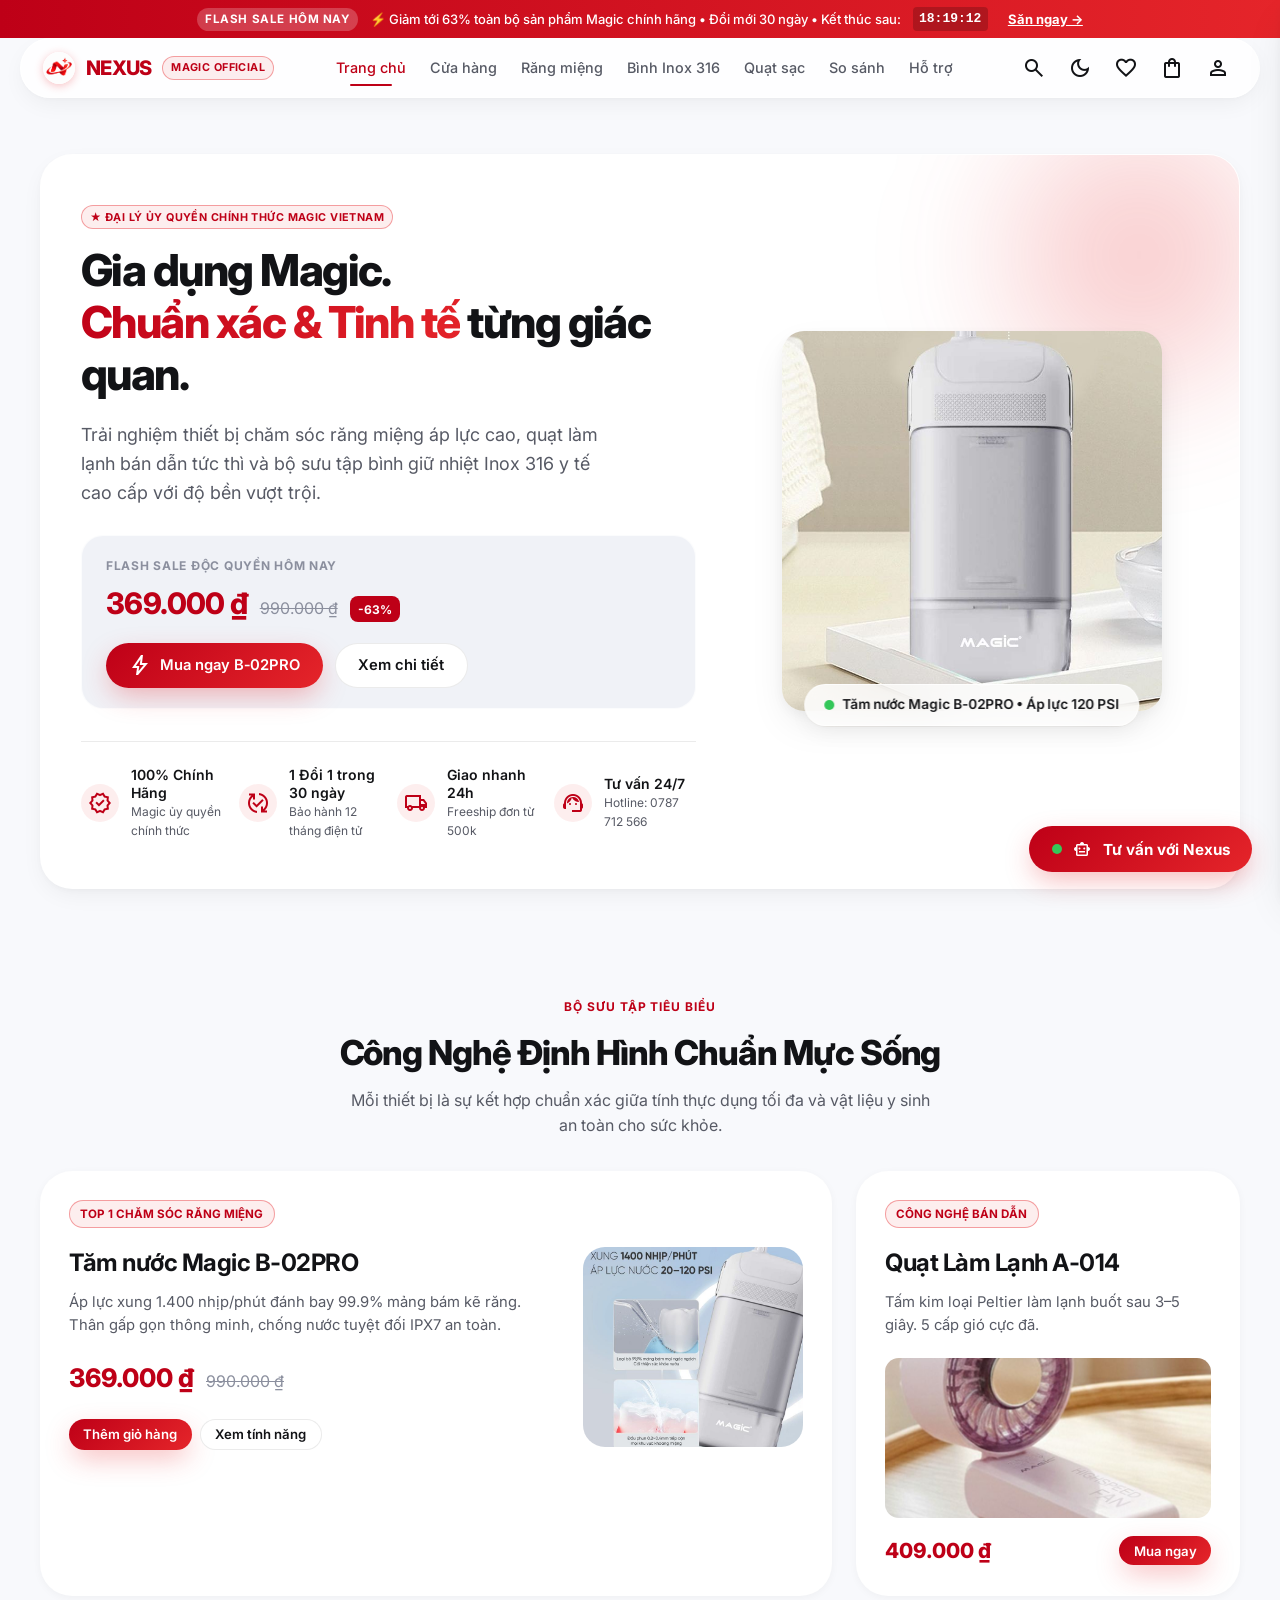
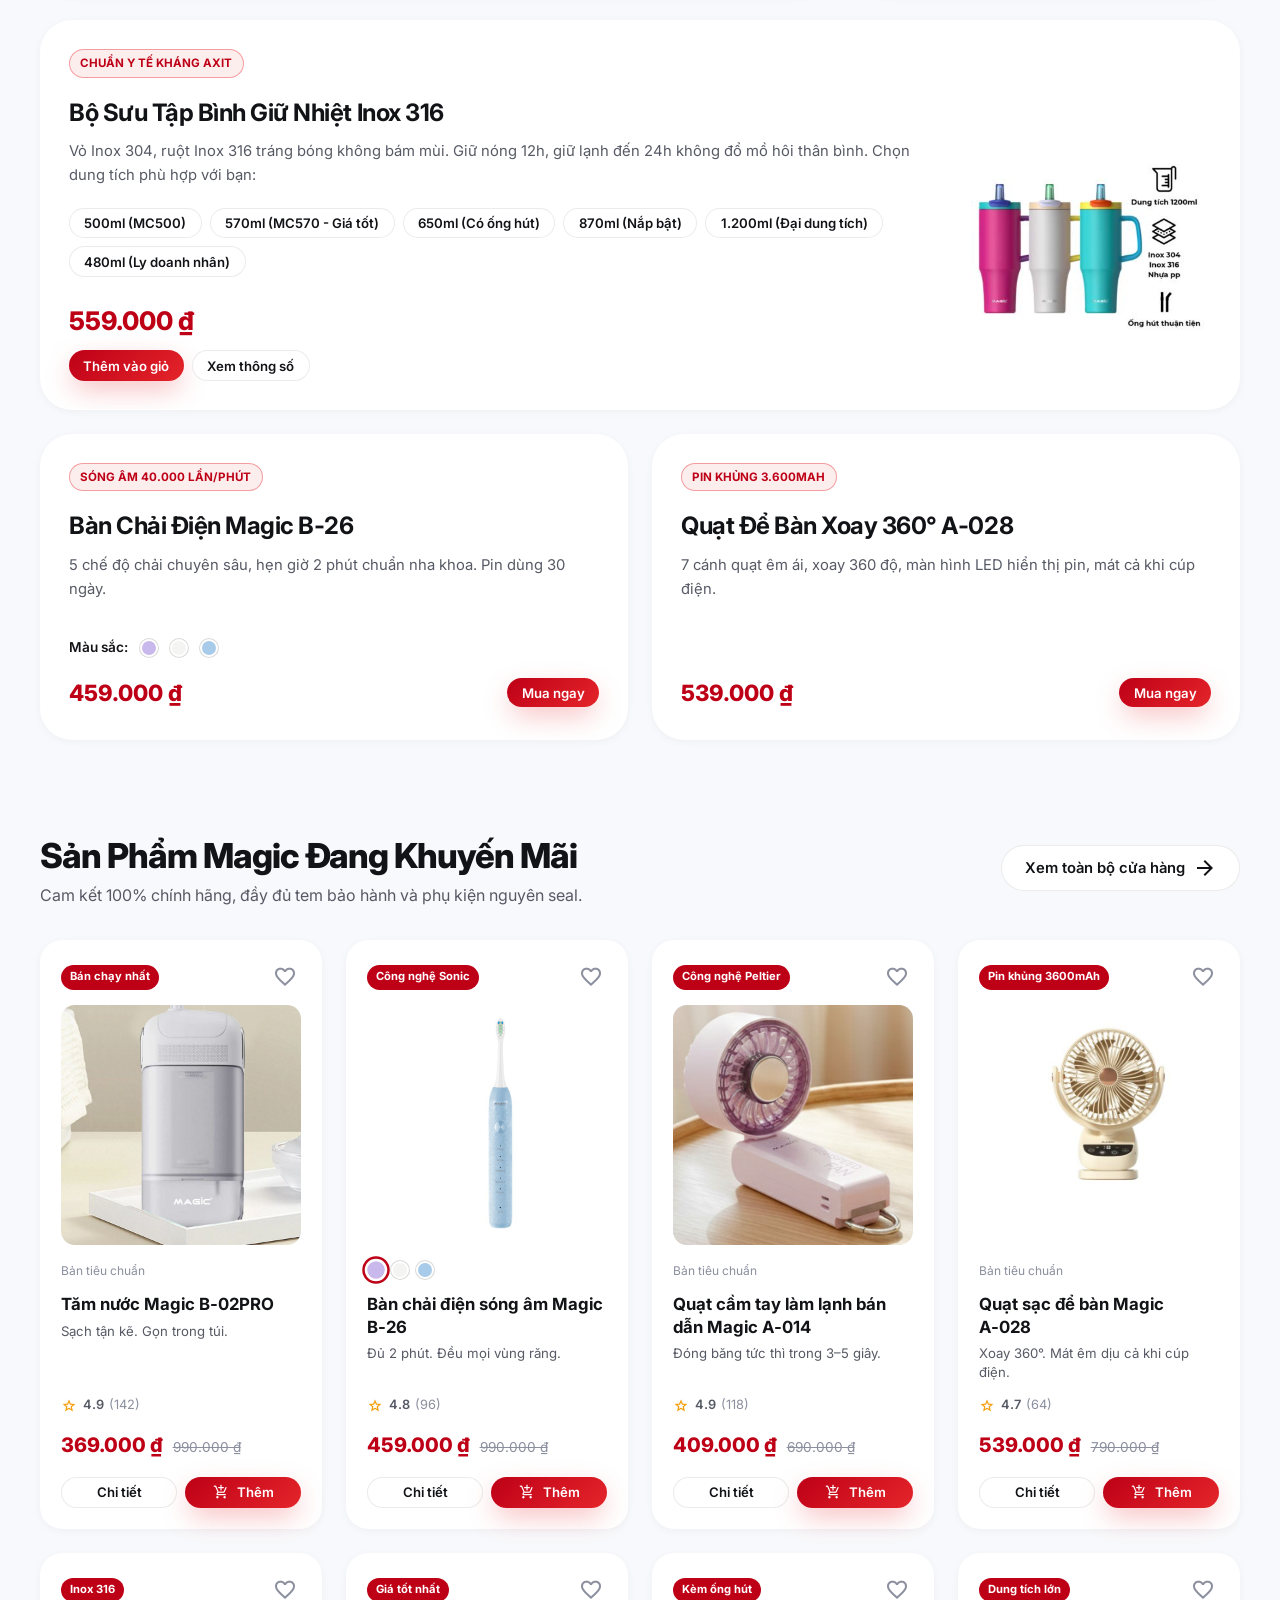
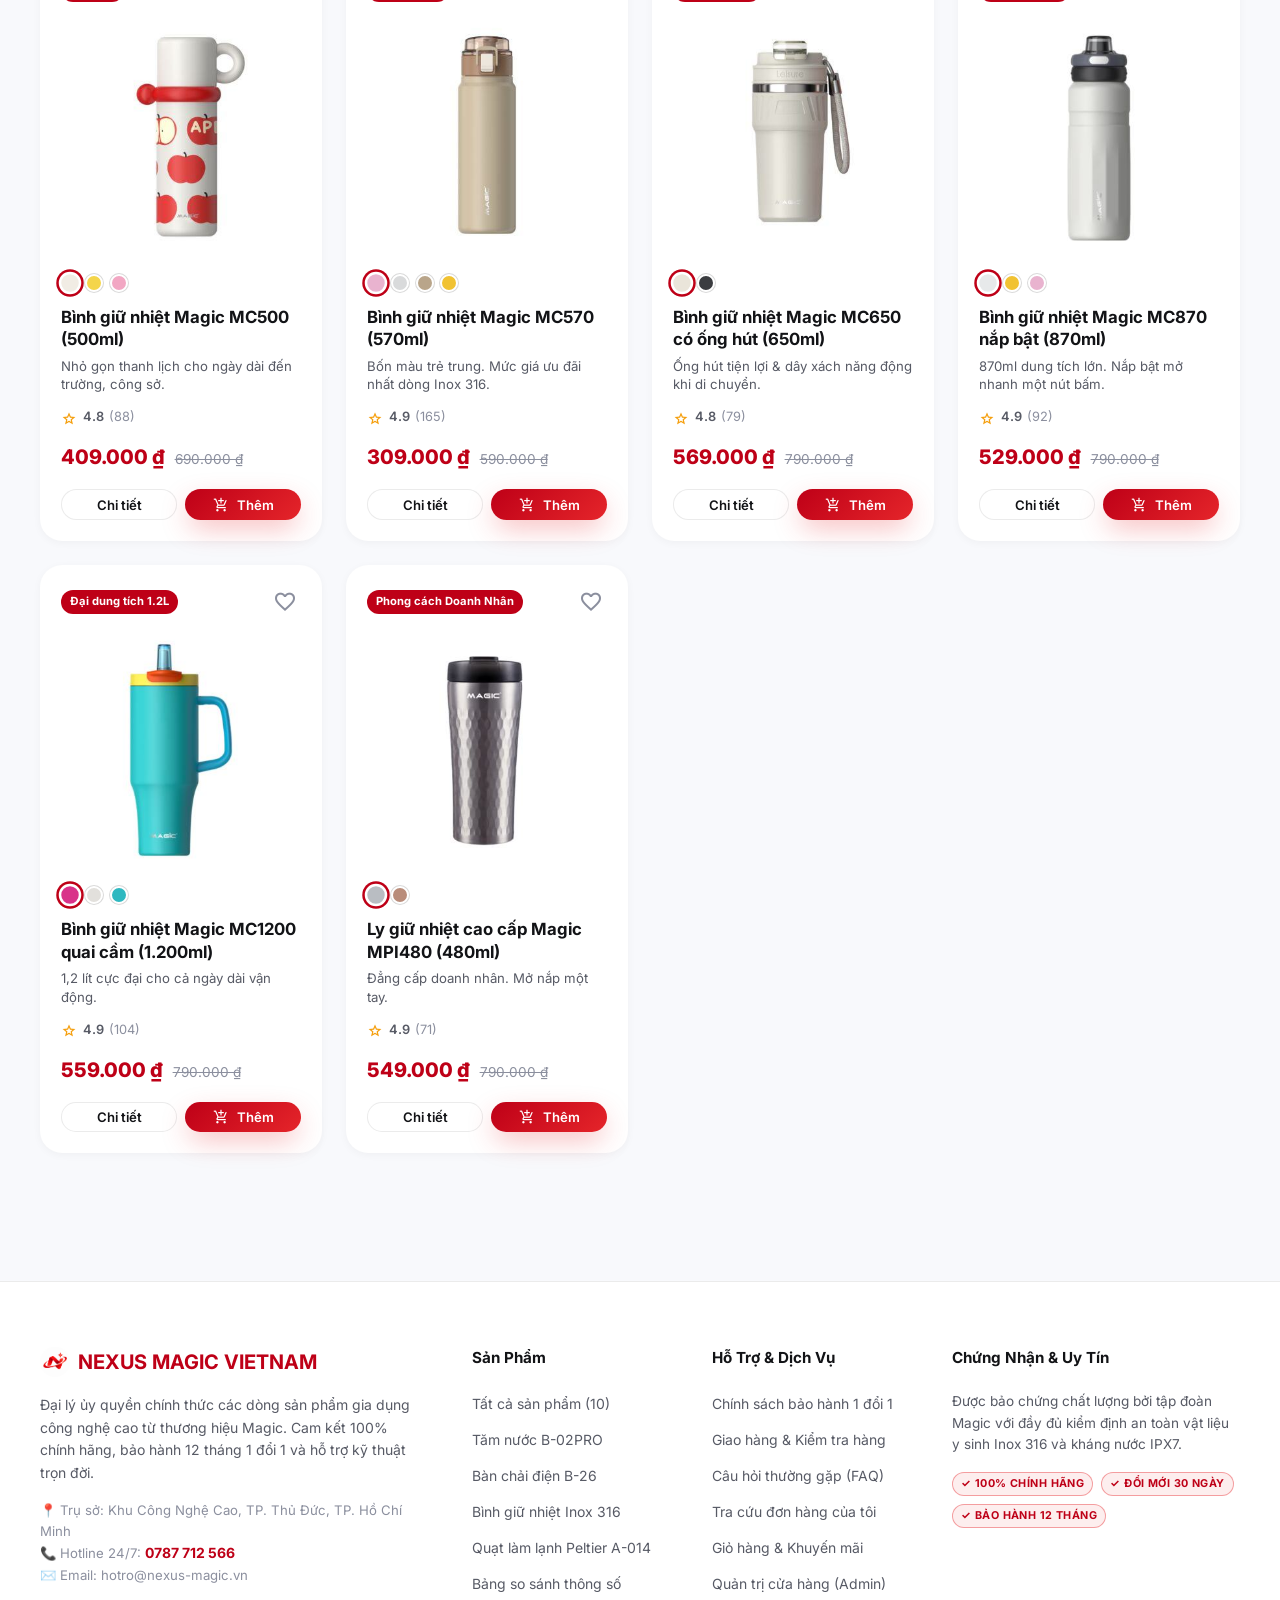
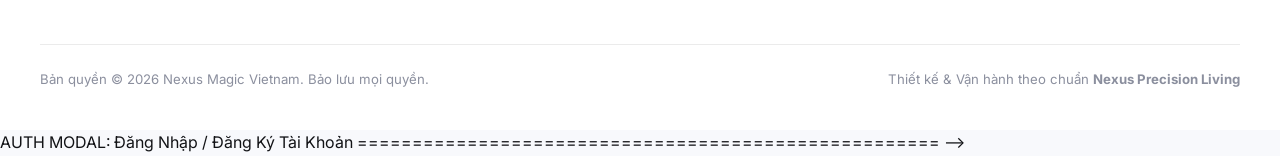
<file: index.html>
<!DOCTYPE html>
<html lang="vi" data-theme="light">
<head>
  <meta charset="utf-8">
  <meta name="viewport" content="width=device-width, initial-scale=1, viewport-fit=cover">
  <title>Nexus Magic Vietnam | Đại Lý Thiết Bị Gia Dụng Magic Chính Hãng</title>
  <meta name="description" content="Nexus - Đại lý ủy quyền chính thức sản phẩm gia dụng Magic tại Việt Nam. Tăm nước B-02PRO, bàn chải điện B-26, quạt làm lạnh Peltier A-014, bình giữ nhiệt inox 316 y tế cao cấp. Bảo hành 12 tháng 1 đổi 1.">
  <link rel="icon" type="image/png" href="images/logo-nexus.png">

  <!-- Google Fonts: Inter & Material Symbols -->
  <link rel="preconnect" href="https://fonts.googleapis.com">
  <link rel="preconnect" href="https://fonts.gstatic.com" crossorigin>
  <link href="https://fonts.googleapis.com/css2?family=Inter:wght@300;400;500;600;700;800;900&display=swap" rel="stylesheet">
  <link href="https://fonts.googleapis.com/css2?family=Material+Symbols+Outlined:wght,FILL@100..700,0..1&display=swap" rel="stylesheet">

  <!-- Master Stylesheet -->
  <link rel="stylesheet" href="css/style.css">
</head>
<body>

  <!-- Top Announcement Bar -->
  <div class="top-ticker">
    <div class="top-ticker-content">
      <span class="ticker-badge">FLASH SALE HÔM NAY</span>
      <span>⚡ Giảm tới 63% toàn bộ sản phẩm Magic chính hãng • Đổi mới 30 ngày • Kết thúc sau:</span>
      <span class="ticker-countdown" id="tickerTimer">00:00:00</span>
      <a href="#store" onclick="navigate('store')" style="text-decoration: underline; font-weight: 700; margin-left: 0.5rem; color: #fff;">Săn ngay &rarr;</a>
    </div>
  </div>

  <!-- Sticky Glassmorphic Header (GNav) -->
  <div class="gnav-wrapper">
    <header class="gnav">
      <!-- Brand Logo -->
      <a href="#home" class="gnav-brand" onclick="navigate('home')">
        <img src="images/logo-nexus.png" alt="Nexus Emblem" class="brand-emblem">
        <span>NEXUS</span>
        <span class="brand-tag">MAGIC OFFICIAL</span>
      </a>

      <!-- Center Nav Links -->
      <nav class="gnav-menu">
        <a class="gnav-link active" data-view="home" href="#home" onclick="navigate('home')">Trang chủ</a>
        <a class="gnav-link" data-view="store" href="#store" onclick="navigate('store')">Cửa hàng</a>
        <a class="gnav-link" href="#store" onclick="setCategoryFilter('rang'); navigate('store');">Răng miệng</a>
        <a class="gnav-link" href="#store" onclick="setCategoryFilter('binh'); navigate('store');">Bình Inox 316</a>
        <a class="gnav-link" href="#store" onclick="setCategoryFilter('quat'); navigate('store');">Quạt sạc</a>
        <a class="gnav-link" data-view="compare" href="#compare" onclick="navigate('compare')">So sánh</a>
        <a class="gnav-link" data-view="support" href="#support" onclick="navigate('support')">Hỗ trợ</a>
      </nav>

      <!-- Action Buttons -->
      <div class="gnav-actions">
        <!-- Search Trigger -->
        <button class="action-btn" onclick="openSearchFlyout()" title="Tìm kiếm sản phẩm">
          <span class="material-symbols-outlined">search</span>
        </button>

        <!-- Theme Toggle -->
        <button class="action-btn" onclick="toggleTheme()" title="Chuyển chế độ sáng / tối">
          <span class="material-symbols-outlined" id="themeIcon">dark_mode</span>
        </button>

        <!-- Wishlist -->
        <button class="action-btn" onclick="navigate('account')" title="Sản phẩm yêu thích">
          <span class="material-symbols-outlined">favorite</span>
        </button>

        <!-- Cart Button -->
        <button class="action-btn" onclick="openCartFlyout()" title="Giỏ hàng">
          <span class="material-symbols-outlined">shopping_bag</span>
          <span class="badge-count cart-count-badge" style="display: none;">0</span>
        </button>

        <!-- Account -->
        <button class="action-btn" id="navAccountBtn" onclick="handleNavAccountClick()" title="Tài khoản & Đơn hàng">
          <span class="material-symbols-outlined" id="navAccountIcon">person</span>
          <span class="badge-count" id="navAccountBadge" style="display:none; background:var(--status-success);">✓</span>
        </button>

        <!-- Mobile Menu -->
        <button class="action-btn mobile-menu-btn" onclick="navigate('store')" title="Cửa hàng">
          <span class="material-symbols-outlined">menu</span>
        </button>
      </div>
    </header>
  </div>

  <!-- Dynamic Application Container -->
  <main id="appMain"></main>

  <!-- Global Footer -->
  <footer class="gfoot">
    <div class="container">
      <div class="gfoot-grid">
        <div class="gfoot-col">
          <div class="flex items-center gap-2" style="margin-bottom: 1rem;">
            <img src="images/logo-nexus.png" alt="Nexus" style="width: 30px; height: 30px; border-radius: 9999px;">
            <strong style="font-size: 1.25rem; color: var(--primary);">NEXUS MAGIC VIETNAM</strong>
          </div>
          <p style="font-size: 0.875rem; color: var(--ink-secondary); line-height: 1.6; margin-bottom: 1rem;">
            Đại lý ủy quyền chính thức các dòng sản phẩm gia dụng công nghệ cao từ thương hiệu Magic. Cam kết 100% chính hãng, bảo hành 12 tháng 1 đổi 1 và hỗ trợ kỹ thuật trọn đời.
          </p>
          <div style="font-size: 0.825rem; color: var(--ink-tertiary);">
            <div>📍 Trụ sở: Khu Công Nghệ Cao, TP. Thủ Đức, TP. Hồ Chí Minh</div>
            <div>📞 Hotline 24/7: <a href="tel:0787712566" style="color: var(--primary); font-weight: 700;">0787 712 566</a></div>
            <div>✉️ Email: hotro@nexus-magic.vn</div>
          </div>
        </div>

        <div class="gfoot-col">
          <h4>Sản Phẩm</h4>
          <ul>
            <li><a href="#store" onclick="setCategoryFilter('all'); navigate('store');">Tất cả sản phẩm (10)</a></li>
            <li><a href="#store" onclick="setCategoryFilter('rang'); navigate('store');">Tăm nước B-02PRO</a></li>
            <li><a href="#store" onclick="setCategoryFilter('rang'); navigate('store');">Bàn chải điện B-26</a></li>
            <li><a href="#store" onclick="setCategoryFilter('binh'); navigate('store');">Bình giữ nhiệt Inox 316</a></li>
            <li><a href="#store" onclick="setCategoryFilter('quat'); navigate('store');">Quạt làm lạnh Peltier A-014</a></li>
            <li><a href="#compare" onclick="navigate('compare');">Bảng so sánh thông số</a></li>
          </ul>
        </div>

        <div class="gfoot-col">
          <h4>Hỗ Trợ & Dịch Vụ</h4>
          <ul>
            <li><a href="#support" onclick="navigate('support')">Chính sách bảo hành 1 đổi 1</a></li>
            <li><a href="#support" onclick="navigate('support')">Giao hàng & Kiểm tra hàng</a></li>
            <li><a href="#support" onclick="navigate('support')">Câu hỏi thường gặp (FAQ)</a></li>
            <li><a href="#account" onclick="navigate('account')">Tra cứu đơn hàng của tôi</a></li>
            <li><a href="#cart" onclick="navigate('cart')">Giỏ hàng & Khuyến mãi</a></li>
            <li><a href="#admin" onclick="openAdminAuthModal(); return false;">Quản trị cửa hàng (Admin)</a></li>
          </ul>
        </div>

        <div class="gfoot-col">
          <h4>Chứng Nhận & Uy Tín</h4>
          <p style="font-size: 0.85rem; color: var(--ink-secondary); margin-bottom: 1rem;">
            Được bảo chứng chất lượng bởi tập đoàn Magic với đầy đủ kiểm định an toàn vật liệu y sinh Inox 316 và kháng nước IPX7.
          </p>
          <div class="flex gap-2" style="flex-wrap: wrap;">
            <span class="brand-tag">✓ 100% CHÍNH HÃNG</span>
            <span class="brand-tag">✓ ĐỔI MỚI 30 NGÀY</span>
            <span class="brand-tag">✓ BẢO HÀNH 12 THÁNG</span>
          </div>
        </div>
      </div>

      <div class="gfoot-bottom">
        <div>Bản quyền &copy; 2026 Nexus Magic Vietnam. Bảo lưu mọi quyền.</div>
        <div>Thiết kế & Vận hành theo chuẩn <strong>Nexus Precision Living</strong></div>
      </div>
    </div>
  </footer>

  <!-- Slide-over Cart Drawer -->
  <div class="modal-overlay" id="cartDrawerOverlay" onclick="closeCartFlyout()"></div>
  <div class="flyout-drawer" id="cartDrawer">
    <div class="flyout-head">
      <div class="flex items-center gap-2">
        <span class="material-symbols-outlined" style="color: var(--primary);">shopping_bag</span>
        <h3 class="flyout-title">Giỏ Hàng Của Bạn</h3>
      </div>
      <button class="modal-close" style="position:static;" onclick="closeCartFlyout()">
        <span class="material-symbols-outlined">close</span>
      </button>
    </div>
    <div class="flyout-body" id="cartDrawerBody"></div>
    <div class="flyout-foot" id="cartDrawerFoot"></div>
  </div>

  <!-- Global Instant Search Modal -->
  <div class="modal-overlay" id="searchModalOverlay" onclick="closeSearchFlyout()">
    <div class="modal-content" style="max-width: 580px; padding: 1.5rem;" onclick="event.stopPropagation()">
      <div class="flex items-center gap-3" style="border-bottom: 2px solid var(--primary); padding-bottom: 0.75rem; margin-bottom: 1.25rem;">
        <span class="material-symbols-outlined" style="color: var(--primary); font-size: 24px;">search</span>
        <input type="text" id="globalSearchInput" class="form-control" style="border:none; box-shadow:none; font-size: 1.05rem; padding: 0.25rem 0;" placeholder="Nhập tên sản phẩm, mã hoặc tính năng...">
        <button class="modal-close" style="position:static;" onclick="closeSearchFlyout()">
          <span class="material-symbols-outlined">close</span>
        </button>
      </div>
      <div id="searchSuggestionsContainer"></div>
    </div>
  </div>

  <!-- Customer Review Submission Modal -->
  <div class="modal-overlay" id="reviewModalOverlay" onclick="closeReviewDialog()">
    <div class="modal-content" style="max-width: 520px;" onclick="event.stopPropagation()">
      <button class="modal-close" onclick="closeReviewDialog()">
        <span class="material-symbols-outlined">close</span>
      </button>
      <h3 style="font-size: 1.35rem; font-weight: 800; margin-bottom: 0.25rem;">Viết Đánh Giá Sản Phẩm</h3>
      <p style="color: var(--ink-secondary); font-size: 0.85rem; margin-bottom: 1.25rem;" id="reviewModalProdTitle"></p>

      <form onsubmit="handleReviewSubmit(event)">
        <!-- Star Picker -->
        <div style="margin-bottom: 1.25rem; text-align: center;">
          <div style="font-size: 0.85rem; font-weight: 600; margin-bottom: 0.5rem;">Bạn đánh giá sản phẩm mấy sao?</div>
          <div class="flex justify-center gap-2">
            <button type="button" id="starBtn-1" onclick="setReviewRating(1)" style="background:none; border:none; font-size: 32px; color: #f59e0b; cursor:pointer;">★</button>
            <button type="button" id="starBtn-2" onclick="setReviewRating(2)" style="background:none; border:none; font-size: 32px; color: #f59e0b; cursor:pointer;">★</button>
            <button type="button" id="starBtn-3" onclick="setReviewRating(3)" style="background:none; border:none; font-size: 32px; color: #f59e0b; cursor:pointer;">★</button>
            <button type="button" id="starBtn-4" onclick="setReviewRating(4)" style="background:none; border:none; font-size: 32px; color: #f59e0b; cursor:pointer;">★</button>
            <button type="button" id="starBtn-5" onclick="setReviewRating(5)" style="background:none; border:none; font-size: 32px; color: #f59e0b; cursor:pointer;">★</button>
          </div>
        </div>

        <div class="form-group">
          <label class="form-label" for="reviewAuthorName">Họ và tên của bạn *</label>
          <input type="text" id="reviewAuthorName" class="form-control" placeholder="Ví dụ: Hoàng Long" required>
        </div>

        <div class="form-group">
          <label class="form-label" for="reviewTitle">Tiêu đề đánh giá</label>
          <input type="text" id="reviewTitle" class="form-control" placeholder="Ví dụ: Máy dùng cực thích, rất êm...">
        </div>

        <div class="form-group">
          <label class="form-label" for="reviewContent">Nội dung chia sẻ trải nghiệm *</label>
          <textarea id="reviewContent" class="form-control" rows="4" placeholder="Cảm nhận về áp lực nước, độ giữ nhiệt, độ mát, chất liệu..." required></textarea>
        </div>

        <div class="flex gap-2 justify-end" style="margin-top: 1.5rem;">
          <button type="button" class="btn btn-outline" onclick="closeReviewDialog()">Hủy</button>
          <button type="submit" class="btn btn-primary">Gửi đánh giá</button>
        </div>
      </form>
    </div>
  </div>

  <!-- Floating AI Advisor FAB (Nexus) -->
  <button class="chat-fab" id="chatFabBtn" onclick="toggleChatAdvisor()" aria-label="Tư vấn với trợ lý Nexus">
    <span class="pulse-dot"></span>
    <span class="material-symbols-outlined" style="font-size: 20px;">smart_toy</span>
    <span class="fab-label">Tư vấn với Nexus</span>
  </button>

  <!-- Floating Chat Modal Widget -->
  <div class="chat-modal" id="chatModal">
    <div class="chat-head">
      <div class="chat-avatar-title">
        <div style="width: 32px; height: 32px; background: rgba(255,255,255,0.2); border-radius: 9999px; display: flex; align-items: center; justify-content: center;">
          <span class="material-symbols-outlined" style="font-size: 18px;">smart_toy</span>
        </div>
        <div>
          <div style="font-weight: 700; font-size: 0.95rem;">Tư vấn với Nexus</div>
          <div style="font-size: 0.725rem; opacity: 0.85;">Trợ lý tư vấn sản phẩm Magic chính hãng</div>
        </div>
      </div>
      <button style="background:none; border:none; color:#fff; cursor:pointer;" onclick="toggleChatAdvisor()">
        <span class="material-symbols-outlined">close</span>
      </button>
    </div>

    <!-- Messages Body -->
    <div class="chat-messages" id="chatMessagesContainer"></div>

    <!-- Quick Chips -->
    <div class="chat-chips">
      <span class="chat-chip" onclick="sendChatMessage('Nên chọn bình giữ nhiệt nào tốt nhất?')">Bình giữ nhiệt nào tốt?</span>
      <span class="chat-chip" onclick="sendChatMessage('Tăm nước B-02PRO có những phụ kiện gì?')">Tăm nước B-02PRO</span>
      <span class="chat-chip" onclick="sendChatMessage('Quạt làm lạnh A-014 hoạt động thế nào?')">Quạt lạnh A-014</span>
      <span class="chat-chip" onclick="sendChatMessage('Chính sách bảo hành và đổi trả?')">Bảo hành 12 tháng</span>
    </div>

    <!-- Input Bar -->
    <form class="chat-input-bar" id="chatMsgForm">
      <input type="text" id="chatMsgInput" class="chat-input" placeholder="Hỏi về sản phẩm, giá bán, dung tích..." maxlength="300" autocomplete="off">
      <button type="submit" class="btn btn-primary btn-sm" style="padding: 0.4rem 0.8rem;">
        <span class="material-symbols-outlined" style="font-size: 16px;">send</span>
      </button>
    </form>
  </div>


       AUTH MODAL: Đăng Nhập / Đăng Ký Tài Khoản
       ===================================================== -->
  <div class="auth-overlay" id="authOverlay" onclick="handleAuthOverlayClick(event)">
    <div class="auth-modal" id="authModal">

      <!-- Header with brand -->
      <div class="auth-modal-head">
        <button class="auth-close-btn" onclick="closeAuthModal()" title="Đóng">
          <span class="material-symbols-outlined" style="font-size:16px;">close</span>
        </button>
        <img src="images/logo-nexus.png" alt="Nexus" class="auth-modal-logo">
        <h2>Nexus Magic Vietnam</h2>
        <p>Đại lý ủy quyền thiết bị gia dụng Magic chính hãng</p>
      </div>

      <!-- Tabs: Đăng nhập / Đăng ký -->
      <div class="auth-tabs">
        <button class="auth-tab-btn active" id="tabLoginBtn" onclick="switchAuthTab('login')">
          <span class="material-symbols-outlined" style="font-size:15px; vertical-align:middle; margin-right:4px;">login</span>
          Đăng Nhập
        </button>
        <button class="auth-tab-btn" id="tabRegisterBtn" onclick="switchAuthTab('register')">
          <span class="material-symbols-outlined" style="font-size:15px; vertical-align:middle; margin-right:4px;">person_add</span>
          Đăng Ký
        </button>
      </div>

      <!-- ---- LOGIN PANEL ---- -->
      <div class="auth-tab-panel active" id="panelLogin">
        <div class="auth-error-msg" id="loginErrorMsg">
          <span class="material-symbols-outlined" style="font-size:16px;">error</span>
          <span id="loginErrorText">Email hoặc mật khẩu không đúng.</span>
        </div>

        <form id="loginForm" onsubmit="handleLogin(event)" novalidate>
          <!-- Email -->
          <div class="auth-input-group">
            <span class="material-symbols-outlined input-icon">email</span>
            <input type="email" id="loginEmail" placeholder="Email của bạn" autocomplete="email" required>
          </div>

          <!-- Password -->
          <div class="auth-input-group">
            <span class="material-symbols-outlined input-icon">lock</span>
            <input type="password" id="loginPassword" placeholder="Mật khẩu" autocomplete="current-password" required>
            <button type="button" class="toggle-pw" onclick="togglePwVisibility('loginPassword', this)" title="Hiện/ẩn mật khẩu">
              <span class="material-symbols-outlined" style="font-size:18px;">visibility</span>
            </button>
          </div>

          <!-- Remember + Forgot -->
          <div style="display:flex; justify-content:space-between; align-items:center; margin-bottom:1rem;">
            <label class="auth-checkbox-row" style="margin:0;">
              <input type="checkbox" id="loginRemember"> Ghi nhớ đăng nhập
            </label>
            <a href="#" class="forgot-pw-link" style="margin:0;" onclick="showForgotPw(event)">Quên mật khẩu?</a>
          </div>

          <!-- CAPTCHA -->
          <div class="captcha-wrap" id="loginCaptchaWrap">
            <div class="captcha-canvas-wrap">
              <canvas id="loginCaptchaCanvas" width="120" height="48"></canvas>
            </div>
            <div class="captcha-input-wrap">
              <label for="loginCaptchaInput">Nhập mã bảo mật</label>
              <input type="text" id="loginCaptchaInput" placeholder="_ _ _ _ _ _" maxlength="6" autocomplete="off" spellcheck="false">
            </div>
            <button type="button" class="captcha-refresh-btn" onclick="refreshCaptcha('login')" title="Làm mới mã">
              <span class="material-symbols-outlined" style="font-size:14px;">refresh</span> Đổi mã
            </button>
          </div>
          <div class="captcha-error" id="loginCaptchaError">⚠ Mã xác nhận không đúng. Vui lòng thử lại.</div>

          <button type="submit" class="auth-submit-btn">
            <span class="material-symbols-outlined" style="font-size:16px; vertical-align:middle; margin-right:6px;">login</span>
            Đăng Nhập
          </button>
        </form>

        <p class="auth-footer-note">
          Chưa có tài khoản? <a href="#" onclick="switchAuthTab('register'); return false;">Tạo tài khoản miễn phí</a>
        </p>
      </div>

      <!-- ---- REGISTER PANEL ---- -->
      <div class="auth-tab-panel" id="panelRegister">
        <div class="auth-error-msg" id="registerErrorMsg">
          <span class="material-symbols-outlined" style="font-size:16px;">error</span>
          <span id="registerErrorText">Vui lòng kiểm tra lại thông tin.</span>
        </div>

        <form id="registerForm" onsubmit="handleRegister(event)" novalidate>
          <!-- Full Name -->
          <div class="auth-input-group">
            <span class="material-symbols-outlined input-icon">badge</span>
            <input type="text" id="regName" placeholder="Họ và tên đầy đủ" autocomplete="name" required>
          </div>

          <!-- Email -->
          <div class="auth-input-group">
            <span class="material-symbols-outlined input-icon">email</span>
            <input type="email" id="regEmail" placeholder="Email (dùng để đăng nhập)" autocomplete="email" required>
          </div>

          <!-- Phone -->
          <div class="auth-input-group">
            <span class="material-symbols-outlined input-icon">phone</span>
            <input type="tel" id="regPhone" placeholder="Số điện thoại (10 số)" autocomplete="tel" required>
          </div>

          <!-- Password -->
          <div class="auth-input-group">
            <span class="material-symbols-outlined input-icon">lock</span>
            <input type="password" id="regPassword" placeholder="Mật khẩu (ít nhất 6 ký tự)" autocomplete="new-password" required>
            <button type="button" class="toggle-pw" onclick="togglePwVisibility('regPassword', this)" title="Hiện/ẩn mật khẩu">
              <span class="material-symbols-outlined" style="font-size:18px;">visibility</span>
            </button>
          </div>

          <!-- Confirm Password -->
          <div class="auth-input-group">
            <span class="material-symbols-outlined input-icon">lock_reset</span>
            <input type="password" id="regPasswordConfirm" placeholder="Nhập lại mật khẩu" autocomplete="new-password" required>
          </div>

          <!-- CAPTCHA -->
          <div class="captcha-wrap" id="registerCaptchaWrap">
            <div class="captcha-canvas-wrap">
              <canvas id="registerCaptchaCanvas" width="120" height="48"></canvas>
            </div>
            <div class="captcha-input-wrap">
              <label for="registerCaptchaInput">Nhập mã xác nhận</label>
              <input type="text" id="registerCaptchaInput" placeholder="_ _ _ _ _ _" maxlength="6" autocomplete="off" spellcheck="false">
            </div>
            <button type="button" class="captcha-refresh-btn" onclick="refreshCaptcha('register')" title="Làm mới mã">
              <span class="material-symbols-outlined" style="font-size:14px;">refresh</span> Đổi mã
            </button>
          </div>
          <div class="captcha-error" id="registerCaptchaError">⚠ Mã xác nhận không đúng. Vui lòng thử lại.</div>

          <!-- Terms -->
          <label class="auth-checkbox-row" style="margin-bottom:1.25rem;">
            <input type="checkbox" id="regTerms" required>
            Tôi đồng ý với <a href="#support" onclick="closeAuthModal(); navigate('support');" style="color:var(--primary); font-weight:600;">Điều khoản & Chính sách</a> của Nexus
          </label>

          <button type="submit" class="auth-submit-btn">
            <span class="material-symbols-outlined" style="font-size:16px; vertical-align:middle; margin-right:6px;">person_add</span>
            Tạo Tài Khoản
          </button>
        </form>

        <p class="auth-footer-note">
          Đã có tài khoản? <a href="#" onclick="switchAuthTab('login'); return false;">Đăng nhập ngay</a>
        </p>
      </div>

    </div><!-- /.auth-modal -->
  </div><!-- /.auth-overlay -->


  <!-- =====================================================
       ADMIN LOGIN MODAL (Dark Secure Portal)
       ===================================================== -->
  <div class="admin-auth-overlay" id="adminAuthOverlay" onclick="handleAdminOverlayClick(event)">
    <div class="admin-auth-modal" id="adminAuthModal">

      <!-- Header -->
      <div class="admin-auth-header">
        <button style="position:absolute;top:1rem;right:1rem;background:rgba(255,255,255,0.08);border:none;color:rgba(255,255,255,0.5);border-radius:50%;width:32px;height:32px;display:flex;align-items:center;justify-content:center;cursor:pointer;transition:all 0.2s;" onmouseover="this.style.background='rgba(255,255,255,0.15)'" onmouseout="this.style.background='rgba(255,255,255,0.08)'" onclick="closeAdminAuthModal()">
          <span class="material-symbols-outlined" style="font-size:16px;">close</span>
        </button>
        <div class="admin-shield-icon">
          <span class="material-symbols-outlined">admin_panel_settings</span>
        </div>
        <h2>Cổng Quản Trị Nexus</h2>
        <p>Dành cho quản trị viên hệ thống</p>
        <div>
          <span class="admin-security-badge">
            <span class="material-symbols-outlined" style="font-size:11px;">verified_user</span>
            SECURE ACCESS — ENCRYPTED
          </span>
        </div>
      </div>

      <!-- Body -->
      <div class="admin-auth-body">
        <div class="admin-error-msg" id="adminErrorMsg">
          <span class="material-symbols-outlined" style="font-size:16px;">gpp_bad</span>
          <span id="adminErrorText">Tài khoản hoặc mật khẩu admin không đúng.</span>
        </div>

        <form id="adminLoginForm" onsubmit="handleAdminLogin(event)" novalidate>
          <!-- Username / Email -->
          <div class="admin-input-group">
            <span class="material-symbols-outlined input-icon">manage_accounts</span>
            <input type="text" id="adminUsername" placeholder="Email hoặc Tên đăng nhập Admin" autocomplete="username" required>
          </div>

          <!-- Password -->
          <div class="admin-input-group">
            <span class="material-symbols-outlined input-icon">key</span>
            <input type="password" id="adminPassword" placeholder="Mật khẩu quản trị" autocomplete="current-password" required>
            <button type="button" class="toggle-pw" onclick="toggleAdminPwVisibility(this)" title="Hiện/ẩn mật khẩu">
              <span class="material-symbols-outlined" style="font-size:18px;">visibility</span>
            </button>
          </div>

          <!-- CAPTCHA for Admin -->
          <div class="captcha-wrap" id="adminCaptchaWrap" style="background:rgba(255,255,255,0.04); border-color:rgba(255,255,255,0.1);">
            <div class="captcha-canvas-wrap">
              <canvas id="adminCaptchaCanvas" width="120" height="48"></canvas>
            </div>
            <div class="captcha-input-wrap">
              <label for="adminCaptchaInput" style="color:rgba(255,255,255,0.45);">Mã xác thực an ninh</label>
              <input type="text" id="adminCaptchaInput" placeholder="Nhập mã" maxlength="6" autocomplete="off" spellcheck="false" style="background:rgba(255,255,255,0.06); border-color:rgba(255,255,255,0.12); color:#fff;">
            </div>
            <button type="button" class="captcha-refresh-btn" onclick="refreshCaptcha('admin')" style="border-color:rgba(255,255,255,0.15); color:rgba(255,255,255,0.45);">
              <span class="material-symbols-outlined" style="font-size:14px;">refresh</span> Đổi
            </button>
          </div>
          <div class="captcha-error" id="adminCaptchaError" style="color:#ff8080;">⚠ Mã xác nhận không đúng. Vui lòng thử lại.</div>

          <button type="submit" class="admin-submit-btn">
            <span class="material-symbols-outlined" style="font-size:16px; vertical-align:middle; margin-right:6px;">shield</span>
            Xác Thực & Đăng Nhập Admin
          </button>
        </form>

        <p class="admin-hint-text">
          🔒 Phiên đăng nhập quản trị được mã hóa TLS 1.3 và ghi log an ninh tự động
        </p>
      </div>

    </div><!-- /.admin-auth-modal -->
  </div><!-- /.admin-auth-overlay -->

  <!-- Modal Thêm Nhân Sự & Phân Quyền Mới -->
  <div class="auth-overlay" id="addStaffModalOverlay" style="display:none;" onclick="handleAddStaffOverlayClick(event)">
    <div class="auth-modal" style="max-width: 480px; padding: 2rem;">
      <div class="flex justify-between items-center" style="margin-bottom: 1.25rem;">
        <div class="flex items-center gap-2">
          <div style="width: 36px; height: 36px; background: rgba(229, 37, 42, 0.1); border-radius: 9999px; display: flex; align-items: center; justify-content: center; color: var(--primary);">
            <span class="material-symbols-outlined">person_add</span>
          </div>
          <div>
            <h3 style="font-size: 1.15rem; font-weight: 700; margin: 0;">Thêm Nhân Sự & Phân Quyền</h3>
            <p style="font-size: 0.78rem; color: var(--ink-secondary); margin: 0;">Cấp tài khoản và vai trò trong hệ thống RBAC</p>
          </div>
        </div>
        <button type="button" class="auth-close-btn" onclick="closeAddStaffModal()">&times;</button>
      </div>

      <form id="addStaffForm" onsubmit="handleCreateStaff(event)">
        <div class="form-group" style="margin-bottom: 1rem;">
          <label style="font-size: 0.82rem; font-weight: 600; display: block; margin-bottom: 0.35rem;">Họ & Tên Nhân Viên *</label>
          <input type="text" id="staffFullName" class="form-control" placeholder="Ví dụ: Lê Hoàng Long" required>
        </div>

        <div class="form-group" style="margin-bottom: 1rem;">
          <label style="font-size: 0.82rem; font-weight: 600; display: block; margin-bottom: 0.35rem;">Email Công Việc *</label>
          <input type="email" id="staffEmail" class="form-control" placeholder="long.le@nexus.vn" required>
        </div>

        <div class="form-group" style="margin-bottom: 1rem;">
          <label style="font-size: 0.82rem; font-weight: 600; display: block; margin-bottom: 0.35rem;">Số Điện Thoại</label>
          <input type="tel" id="staffPhone" class="form-control" placeholder="0909123456">
        </div>

        <div class="form-group" style="margin-bottom: 1rem;">
          <label style="font-size: 0.82rem; font-weight: 600; display: block; margin-bottom: 0.35rem;">Mật Khẩu Ban Đầu *</label>
          <input type="password" id="staffPassword" class="form-control" placeholder="Tối thiểu 6 ký tự" minlength="6" required>
        </div>

        <div class="form-group" style="margin-bottom: 1.5rem;">
          <label style="font-size: 0.82rem; font-weight: 600; display: block; margin-bottom: 0.35rem;">Phân Bổ Vai Trò (Role) *</label>
          <select id="staffRoleSelect" class="form-control" style="font-weight: 600;" required>
            <option value="super_admin">👑 Super Admin — Tổng Quản Trị (Toàn quyền)</option>
            <option value="telesale" selected>📞 Telesale — Tư Vấn & Chốt Đơn</option>
            <option value="warehouse">📦 Kho Vận — Đóng Gói & Xuất Kho</option>
            <option value="support">🎧 CSKH — Bảo Hành & Trợ Lý AI</option>
          </select>
        </div>

        <div class="flex gap-2 justify-end">
          <button type="button" class="btn btn-outline btn-sm" onclick="closeAddStaffModal()">Hủy</button>
          <button type="submit" class="btn btn-primary btn-sm">
            <span class="material-symbols-outlined" style="font-size: 16px;">check</span>
            Tạo & Kích Hoạt Quyền
          </button>
        </div>
      </form>
    </div>
  </div>

  <!-- Toast Notification Node -->
  <div id="toastMsg" class="toast-msg"></div>

  <!-- Master Scripts -->
  <script src="js/data.js"></script>
  <script src="js/app.js"></script>
</body>
</html>
</file>
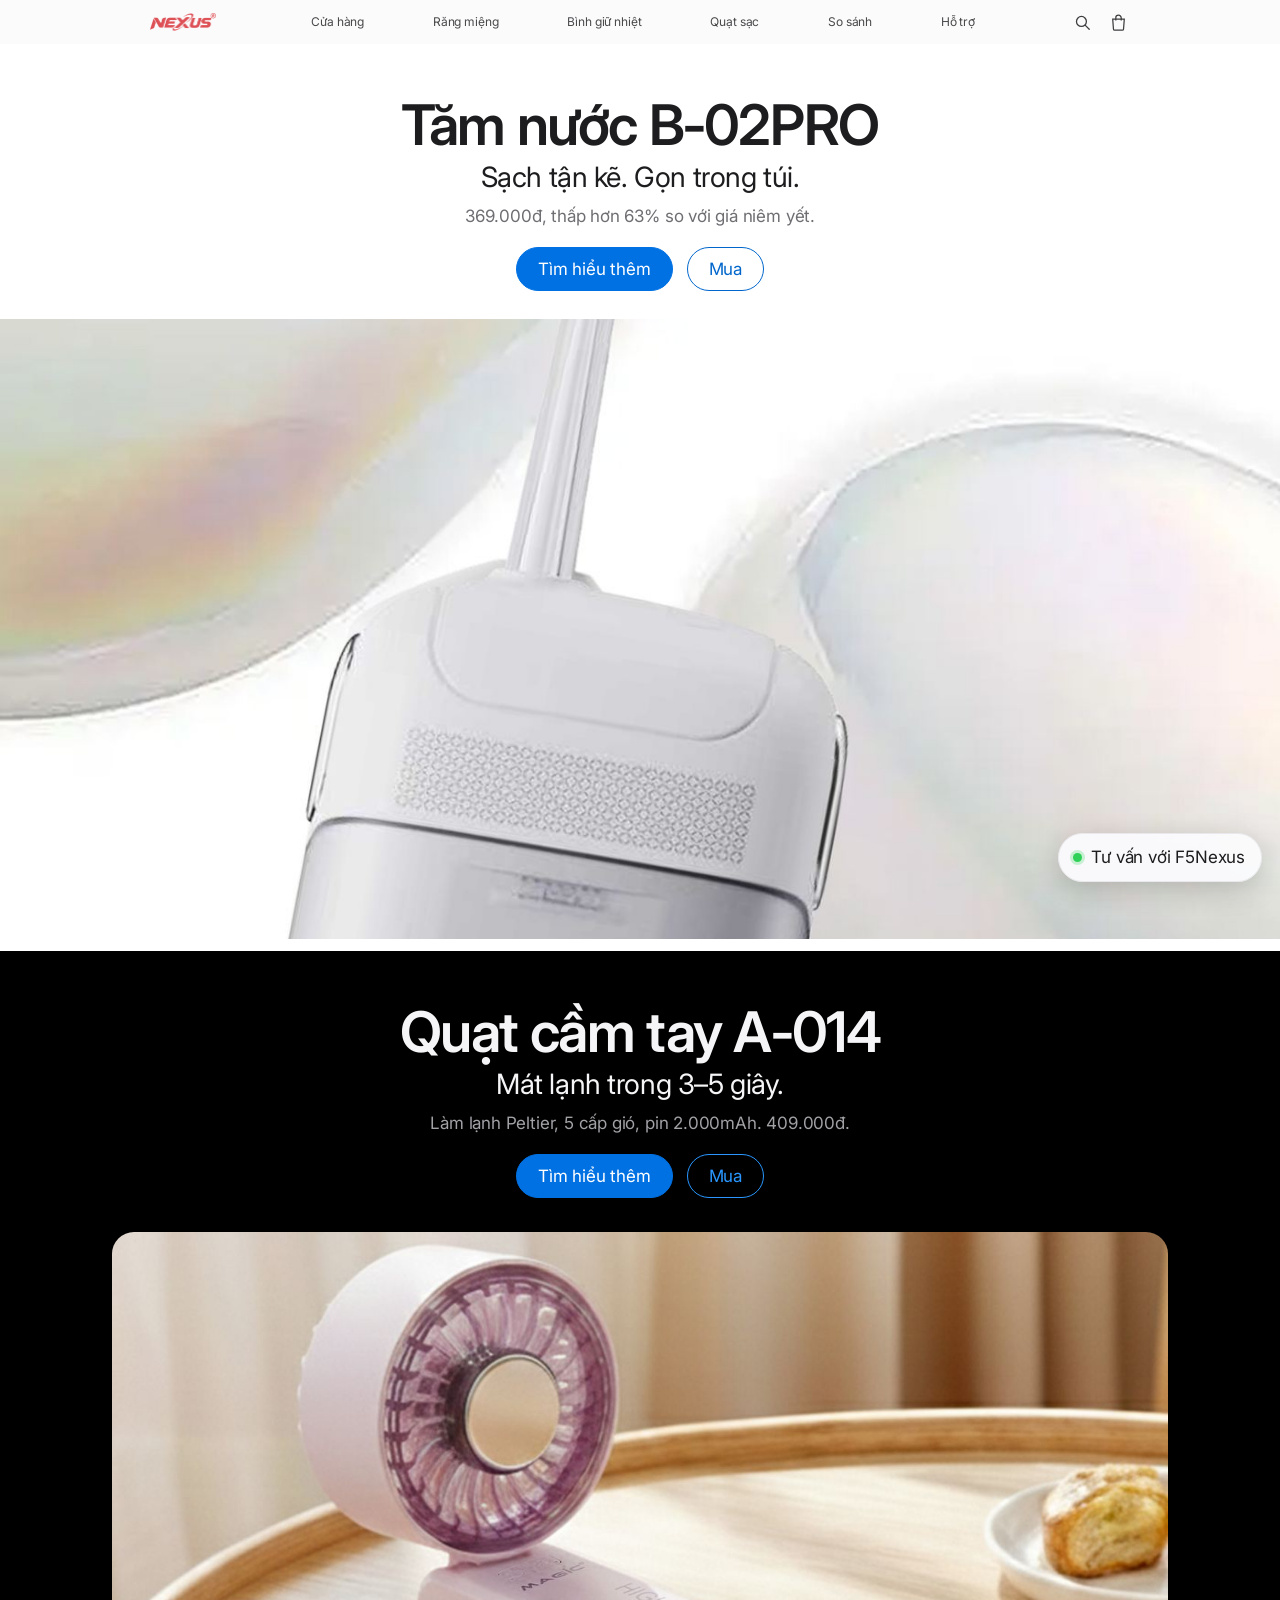
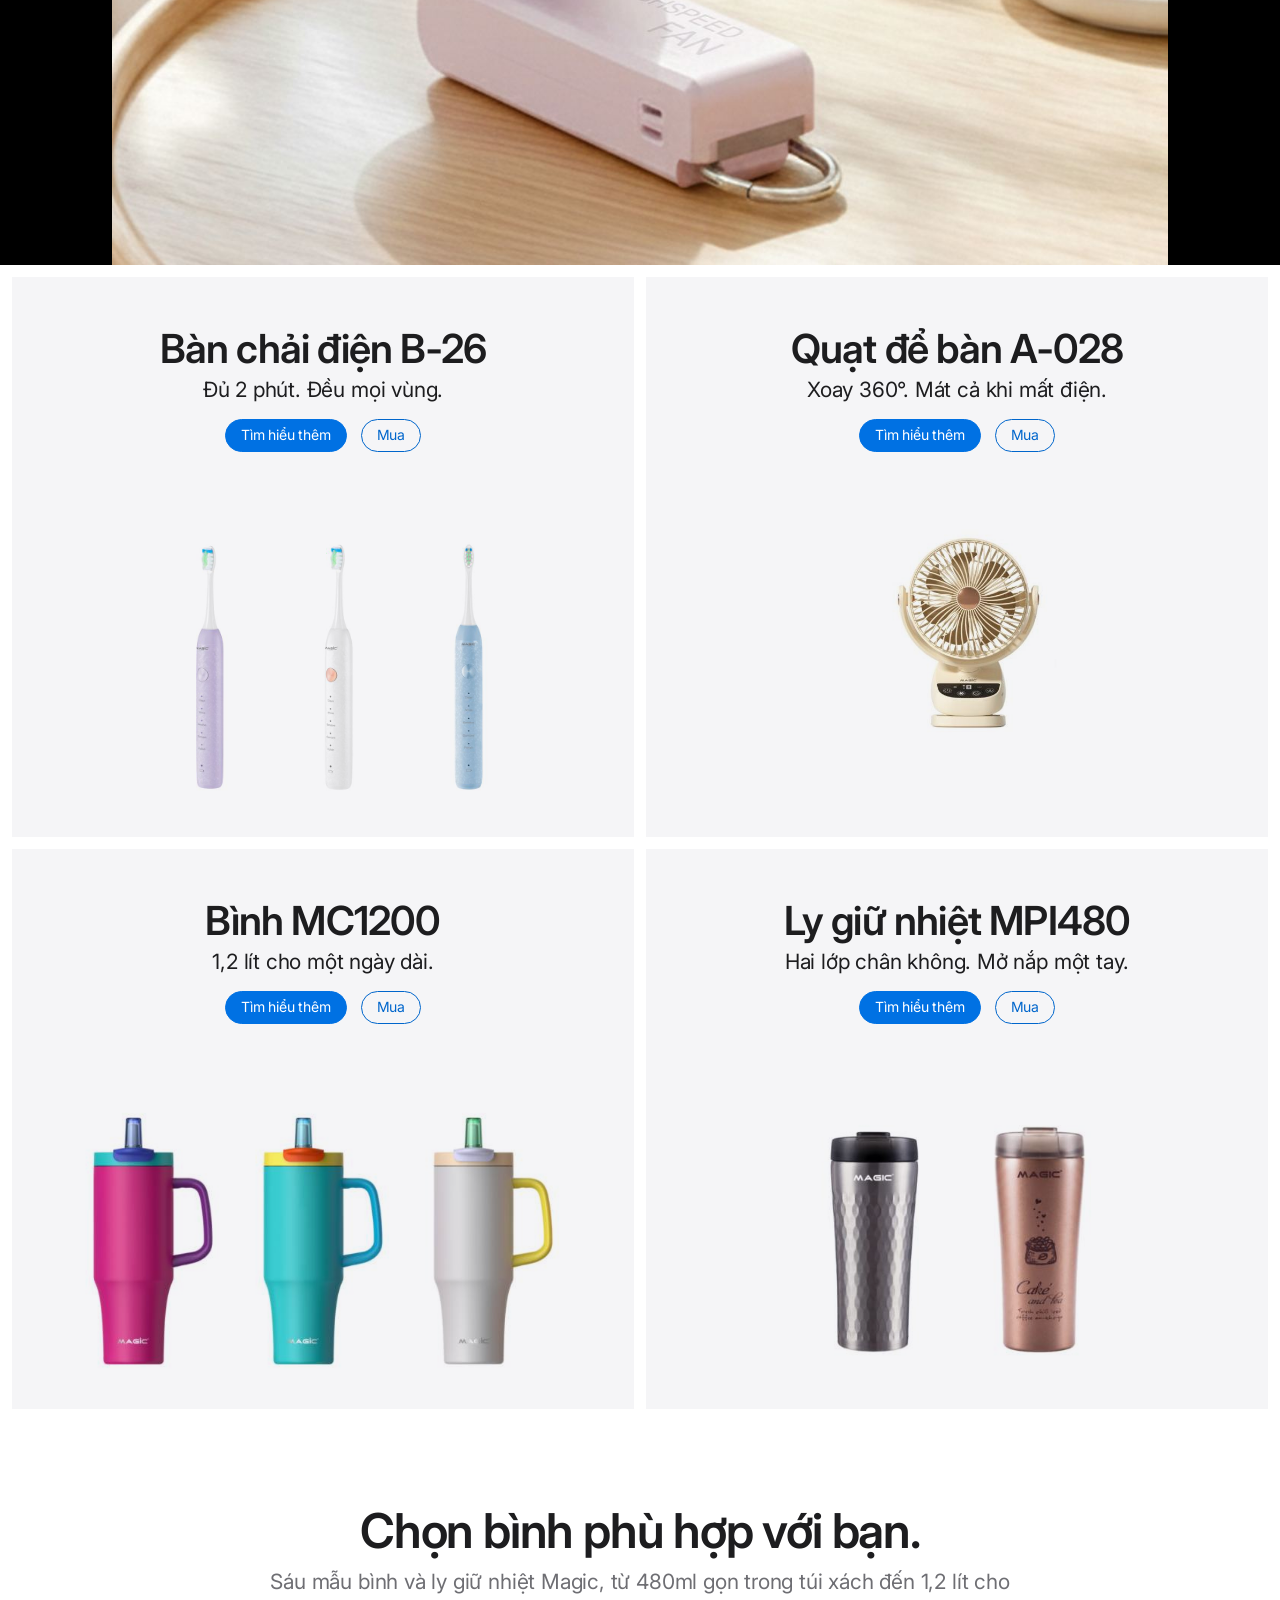
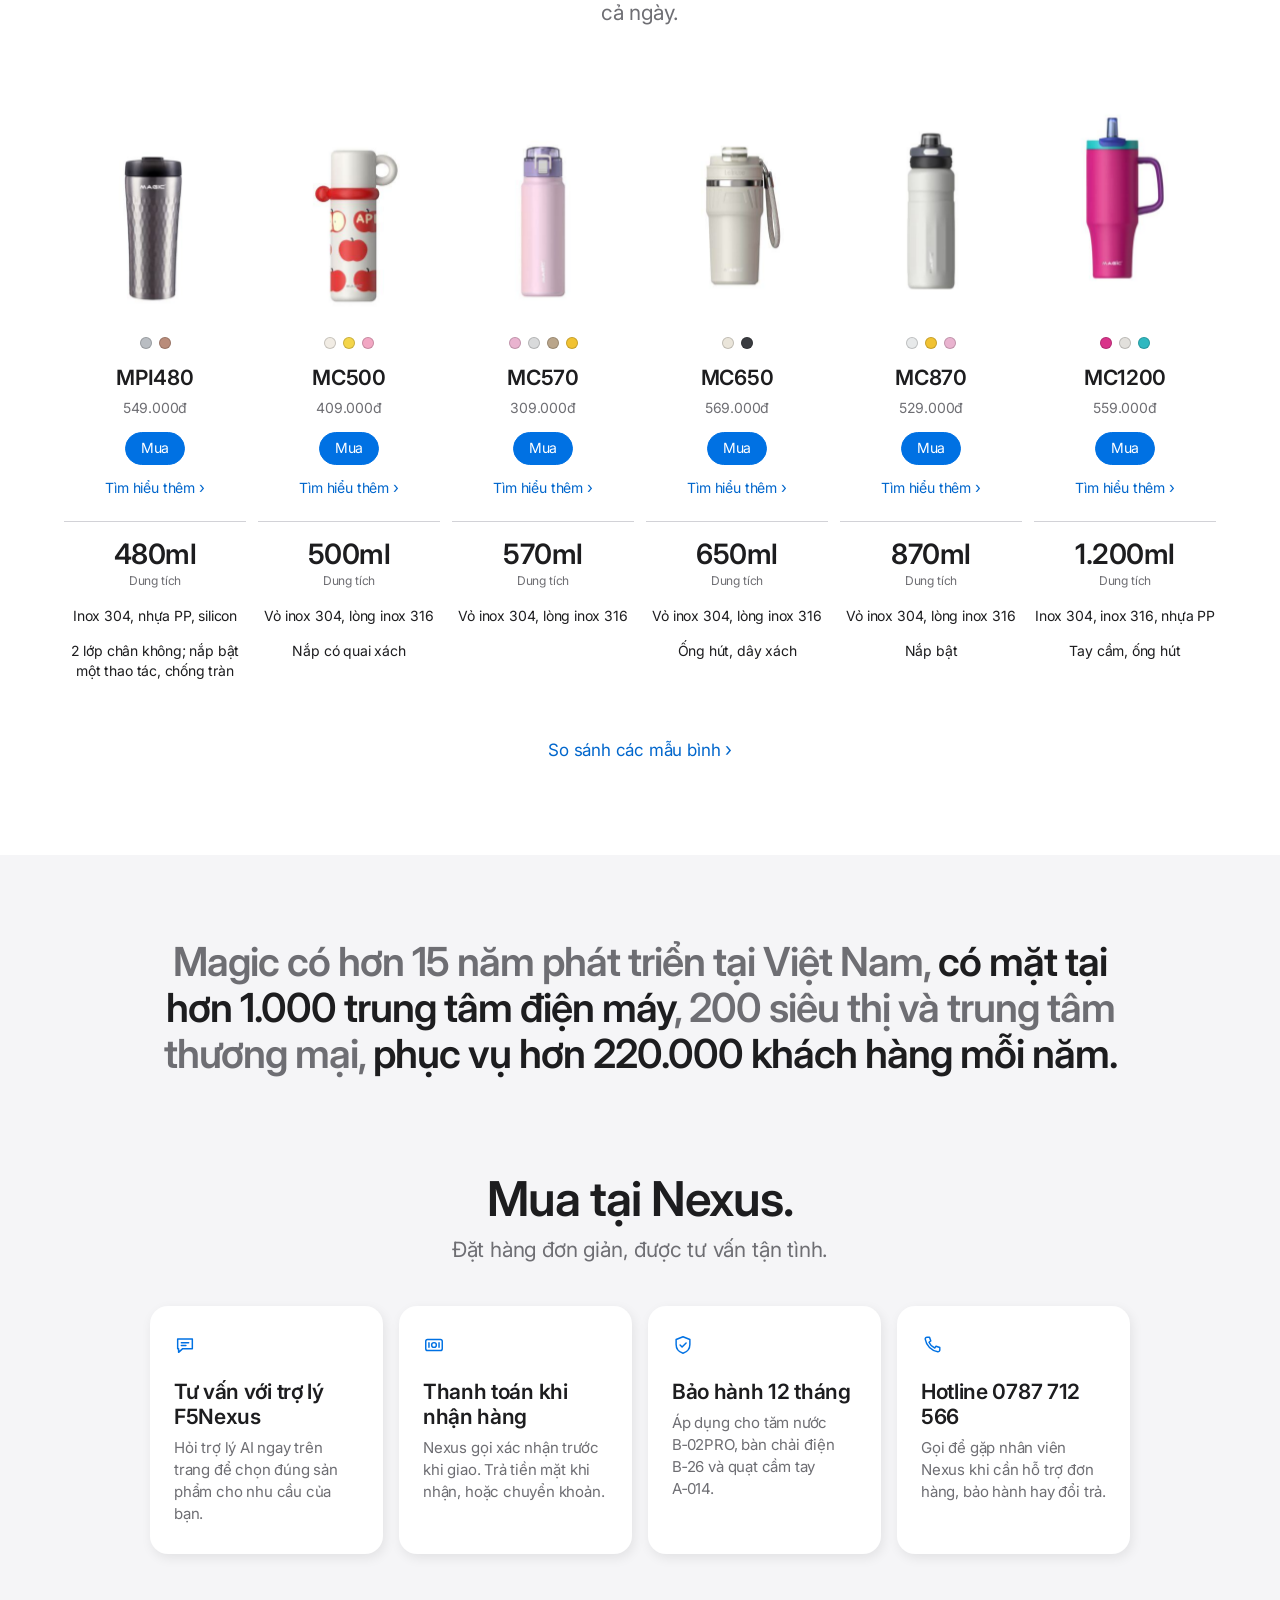
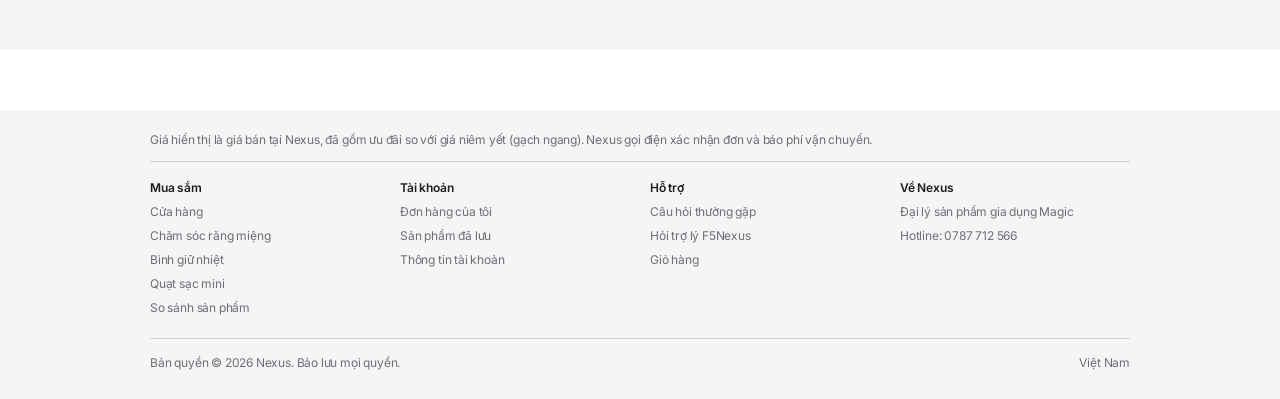
<file: nexus-shop/index.html>
<!doctype html>
<html lang="vi">
<head>
<meta charset="utf-8">
<meta name="viewport" content="width=device-width, initial-scale=1, viewport-fit=cover">
<title>Nexus – Gia dụng Magic chính hãng</title>
<link rel="preconnect" href="https://fonts.googleapis.com">
<link rel="preconnect" href="https://fonts.gstatic.com" crossorigin>
<link href="https://fonts.googleapis.com/css2?family=Inter:wght@400;500;600;700&display=swap" rel="stylesheet">
<link rel="stylesheet" href="css/style.css">
</head>
<body>
<header class="gnav" id="gnav">
  <div class="gnav-in">
    <button class="gbtn menu-btn" id="menuBtn" type="button" aria-label="Mở menu" aria-expanded="false" aria-controls="menuFly">
      <svg width="18" height="18" viewBox="0 0 18 18" aria-hidden="true"><path d="M2 6h14M2 12h14" stroke="currentColor" stroke-width="1.4" stroke-linecap="round"/></svg>
    </button>
    <a class="gnav-logo" href="#" data-go="home" aria-label="Nexus – Trang chủ"><img src="images/nexus-logo.png" alt="Nexus" width="66" height="18"></a>
    <nav class="gnav-links" aria-label="Danh mục chính">
      <a href="#cua-hang" data-go="store" data-cat="all">Cửa hàng</a>
      <a href="#rang-mieng" data-go="store" data-cat="rang">Răng miệng</a>
      <a href="#binh-giu-nhiet" data-go="store" data-cat="binh">Bình giữ nhiệt</a>
      <a href="#quat" data-go="store" data-cat="quat">Quạt sạc</a>
      <a href="#so-sanh" data-go="compare">So sánh</a>
      <a href="#ho-tro" data-go="support">Hỗ trợ</a>
    </nav>
    <div class="gnav-icons">
      <button class="gbtn" id="searchBtn" type="button" aria-label="Tìm kiếm" aria-expanded="false" aria-controls="searchFly">
        <svg width="17" height="17" viewBox="0 0 24 24" fill="none" stroke="currentColor" stroke-width="1.8" aria-hidden="true"><circle cx="10.5" cy="10.5" r="7"/><path d="m16 16 5.5 5.5" stroke-linecap="round"/></svg>
      </button>
      <button class="gbtn" id="bagBtn" type="button" aria-label="Giỏ hàng và tài khoản" aria-expanded="false" aria-controls="bagFly">
        <svg width="17" height="19" viewBox="0 0 22 24" fill="none" stroke="currentColor" stroke-width="1.6" aria-hidden="true"><path d="M3.5 7.5h15l-1 13.2a1.5 1.5 0 0 1-1.5 1.3H6a1.5 1.5 0 0 1-1.5-1.3z"/><path d="M7.5 9.5V6a3.5 3.5 0 0 1 7 0v3.5"/></svg>
        <span class="bag-count" id="bagCount" hidden></span>
      </button>
    </div>
  </div>
  <div class="flyout" id="searchFly" hidden></div>
  <div class="flyout" id="bagFly" hidden></div>
  <div class="flyout" id="menuFly" hidden></div>
</header>
<div class="veil" id="veil" hidden></div>

<main id="app">
  <section data-view="home"></section>
  <section data-view="store" hidden></section>
  <section data-view="product" hidden></section>
  <section data-view="compare" hidden></section>
  <section data-view="bag" hidden></section>
  <section data-view="checkout" hidden></section>
  <section data-view="done" hidden></section>
  <section data-view="account" hidden></section>
  <section data-view="support" hidden></section>
  <section data-view="admin" hidden></section>
</main>

<footer class="gfoot">
  <div class="wrap">
    <p class="gfoot-note">Giá hiển thị là giá bán tại Nexus, đã gồm ưu đãi so với giá niêm yết (gạch ngang). Nexus gọi điện xác nhận đơn và báo phí vận chuyển.</p>
    <div class="gfoot-cols">
      <div><h4>Mua sắm</h4><ul>
        <li><a href="#cua-hang" data-go="store" data-cat="all">Cửa hàng</a></li>
        <li><a href="#rang-mieng" data-go="store" data-cat="rang">Chăm sóc răng miệng</a></li>
        <li><a href="#binh-giu-nhiet" data-go="store" data-cat="binh">Bình giữ nhiệt</a></li>
        <li><a href="#quat" data-go="store" data-cat="quat">Quạt sạc mini</a></li>
        <li><a href="#so-sanh" data-go="compare">So sánh sản phẩm</a></li>
      </ul></div>
      <div><h4>Tài khoản</h4><ul>
        <li><a href="#tai-khoan" data-go="account" data-arg="orders">Đơn hàng của tôi</a></li>
        <li><a href="#tai-khoan" data-go="account" data-arg="saves">Sản phẩm đã lưu</a></li>
        <li><a href="#tai-khoan" data-go="account" data-arg="profile">Thông tin tài khoản</a></li>
        <li id="footAdmin" hidden><a href="#quan-ly" data-go="admin">Quản lý cửa hàng</a></li>
      </ul></div>
      <div><h4>Hỗ trợ</h4><ul>
        <li><a href="#ho-tro" data-go="support">Câu hỏi thường gặp</a></li>
        <li><button type="button" data-act="chat">Hỏi trợ lý F5Nexus</button></li>
        <li><a href="#gio-hang" data-go="bag">Giỏ hàng</a></li>
      </ul></div>
      <div><h4>Về Nexus</h4><ul>
        <li>Đại lý sản phẩm gia dụng Magic</li>
        <li id="footHotline"></li>
      </ul></div>
    </div>
    <div class="gfoot-legal"><span>Bản quyền © 2026 Nexus. Bảo lưu mọi quyền.</span><span>Việt Nam</span></div>
  </div>
</footer>

<button class="chat-fab" id="chatFab" type="button" data-act="chat" aria-label="Tư vấn với trợ lý F5Nexus"><span class="dot" aria-hidden="true"></span><svg width="22" height="22" viewBox="0 0 24 24" fill="none" stroke="currentColor" stroke-width="1.6" stroke-linejoin="round" aria-hidden="true"><path d="M4 5.5h16v10.5H9.5L5 20v-4H4z"/><path d="M8 9.5h8M8 12.5h5" stroke-linecap="round"/></svg><span id="chatFabText" class="fab-t">Tư vấn với F5Nexus</span></button>

<section class="chat" id="chat" hidden aria-labelledby="chatTitle">
  <div class="chat-h">
    <div class="chat-av" aria-hidden="true"><svg width="18" height="18" viewBox="0 0 24 24" fill="none" stroke="currentColor" stroke-width="1.8" stroke-linejoin="round"><path d="M4 5.5h16v10.5H9.5L5 20v-4H4z"/></svg></div>
    <div><h2 id="chatTitle">F5Nexus</h2><span>Trợ lý tư vấn AI của Nexus</span></div>
    <button class="chat-x" type="button" data-act="chatclose" aria-label="Đóng tư vấn"><svg width="14" height="14" viewBox="0 0 14 14" aria-hidden="true"><path d="M2 2l10 10M12 2 2 12" stroke="currentColor" stroke-width="1.6" stroke-linecap="round"/></svg></button>
  </div>
  <div class="chat-body" id="chatBody" aria-live="polite"></div>
  <form class="chat-in" id="chatForm" novalidate>
    <label class="sr" for="chatInput">Câu hỏi của bạn</label>
    <textarea id="chatInput" rows="1" maxlength="600" placeholder="Hỏi về sản phẩm, giá, cách dùng…" enterkeyhint="send"></textarea>
    <button class="chat-send" id="chatSend" type="submit" aria-label="Gửi"></button>
  </form>
  <p class="chat-foot" id="chatFoot"></p>
</section>

<dialog id="authDlg" aria-label="Đăng nhập">
  <div class="dlg-in">
    <button class="dlg-close" type="button" data-close aria-label="Đóng"><svg width="14" height="14" viewBox="0 0 14 14" aria-hidden="true"><path d="M2 2l10 10M12 2 2 12" stroke="currentColor" stroke-width="1.6" stroke-linecap="round"/></svg></button>
    <div id="authHost"></div>
  </div>
</dialog>

<dialog id="rvDlg" aria-labelledby="rvH">
  <div class="dlg-in">
    <button class="dlg-close" type="button" data-close aria-label="Đóng"><svg width="14" height="14" viewBox="0 0 14 14" aria-hidden="true"><path d="M2 2l10 10M12 2 2 12" stroke="currentColor" stroke-width="1.6" stroke-linecap="round"/></svg></button>
    <form id="rvForm" novalidate>
      <h2 id="rvH">Viết đánh giá</h2>
      <p class="muted" id="rvProd" style="margin:0 0 22px"></p>
      <div class="rate-wrap">
        <fieldset class="rate-in" id="rvStars"><legend>Bạn chấm sản phẩm mấy sao?</legend></fieldset>
        <div class="rate-txt" id="rvRateTxt" aria-live="polite"></div>
      </div>
      <div class="fld"><input id="rvTitle" maxlength="80" placeholder=" "><label for="rvTitle">Tiêu đề (không bắt buộc)</label></div>
      <div class="fld"><textarea id="rvText" maxlength="1000" placeholder=" "></textarea><label for="rvText">Chia sẻ trải nghiệm của bạn</label></div>
      <div class="fld" id="rvColorF"><select id="rvColor"></select><label for="rvColor">Màu bạn dùng</label></div>
      <div class="fld"><input id="rvName" maxlength="40" placeholder=" "><label for="rvName">Tên hiển thị</label></div>
      <p class="err" id="rvErr" role="alert"></p>
      <div class="row end">
        <button class="pill outline" type="button" data-close>Hủy</button>
        <button class="pill" type="submit" id="rvSubmit">Gửi đánh giá</button>
      </div>
      <p class="note" id="rvNote"></p>
    </form>
  </div>
</dialog>

<div class="toast" id="toast" role="status" aria-live="polite"></div>

<script src="js/app.js"></script>
</body>
</html>
</file>
<file: css/style.css>
/* ==========================================================================
   NEXUS MAGIC VIETNAM - PRECISION LIVING DESIGN SYSTEM
   Modern Apple-inspired Glassmorphism with Nexus Signature Red Accents
   ========================================================================== */

:root {
  /* Color Palette - Light Mode */
  --primary: #be0017;
  --primary-accent: #e5252a;
  --primary-hover: #9c0012;
  --primary-glow: rgba(229, 37, 42, 0.28);
  --primary-light: rgba(229, 37, 42, 0.08);

  --bg: #f8f9fc;
  --bg-subtle: #f0f2f7;
  --surface: #ffffff;
  --surface-glass: rgba(255, 255, 255, 0.82);
  --surface-glass-tint: rgba(248, 249, 252, 0.88);
  --surface-dim: #eef1f6;

  --ink-primary: #121316;
  --ink-secondary: #575a65;
  --ink-tertiary: #8b8f9e;
  --ink-inverse: #ffffff;

  --border-glass: rgba(255, 255, 255, 0.75);
  --border-subtle: rgba(0, 0, 0, 0.08);
  --border-focus: rgba(229, 37, 42, 0.4);

  --shadow-sm: 0 2px 8px rgba(0, 0, 0, 0.04);
  --shadow-md: 0 8px 24px -4px rgba(0, 0, 0, 0.06), 0 2px 6px -1px rgba(0, 0, 0, 0.03);
  --shadow-lg: 0 16px 40px -8px rgba(0, 0, 0, 0.1), 0 4px 12px rgba(0, 0, 0, 0.04);
  --shadow-glow: 0 10px 28px -4px rgba(229, 37, 42, 0.35);

  --status-success: #10b981;
  --status-warning: #f59e0b;
  --status-info: #0284c7;

  --radius-sm: 8px;
  --radius-md: 14px;
  --radius-lg: 22px;
  --radius-xl: 32px;
  --radius-full: 9999px;

  --font-main: "Inter", -apple-system, BlinkMacSystemFont, "Segoe UI", Roboto, sans-serif;
  --transition: all 0.25s cubic-bezier(0.16, 1, 0.3, 1);
}

[data-theme="dark"] {
  --primary: #e5252a;
  --primary-accent: #ff454a;
  --primary-hover: #ff6064;
  --primary-glow: rgba(229, 37, 42, 0.45);
  --primary-light: rgba(229, 37, 42, 0.16);

  --bg: #0c0d10;
  --bg-subtle: #14161b;
  --surface: #181a20;
  --surface-glass: rgba(24, 26, 32, 0.85);
  --surface-glass-tint: rgba(20, 22, 27, 0.92);
  --surface-dim: #21242d;

  --ink-primary: #f5f6fa;
  --ink-secondary: #9ea3b5;
  --ink-tertiary: #6b7082;
  --ink-inverse: #0c0d10;

  --border-glass: rgba(255, 255, 255, 0.1);
  --border-subtle: rgba(255, 255, 255, 0.08);
  --border-focus: rgba(229, 37, 42, 0.6);

  --shadow-sm: 0 2px 8px rgba(0, 0, 0, 0.3);
  --shadow-md: 0 8px 24px -4px rgba(0, 0, 0, 0.4);
  --shadow-lg: 0 16px 40px -8px rgba(0, 0, 0, 0.6);
  --shadow-glow: 0 10px 30px -4px rgba(229, 37, 42, 0.5);
}

/* Base Reset */
*, *::before, *::after {
  box-sizing: border-box;
  margin: 0;
  padding: 0;
}

html {
  scroll-behavior: smooth;
  font-size: 16px;
  -webkit-text-size-adjust: 100%;
}

body {
  font-family: var(--font-main);
  background-color: var(--bg);
  color: var(--ink-primary);
  line-height: 1.6;
  -webkit-font-smoothing: antialiased;
  -moz-osx-font-smoothing: grayscale;
  overflow-x: hidden;
  transition: background-color 0.3s ease, color 0.3s ease;
}

img {
  max-width: 100%;
  height: auto;
  display: block;
}

button, input, select, textarea {
  font-family: inherit;
  font-size: inherit;
  color: inherit;
}

a {
  color: inherit;
  text-decoration: none;
}

/* Container & Layout */
.container {
  width: 100%;
  max-width: 1240px;
  margin: 0 auto;
  padding: 0 1.25rem;
}

.text-center { text-align: center; }
.text-right { text-align: right; }
.flex { display: flex; }
.items-center { align-items: center; }
.justify-between { justify-content: space-between; }
.justify-center { justify-content: center; }
.gap-2 { gap: 0.5rem; }
.gap-3 { gap: 0.75rem; }
.gap-4 { gap: 1rem; }

/* Top Announcement Ticker */
.top-ticker {
  background: linear-gradient(90deg, #be0017, #e5252a, #be0017);
  background-size: 200% auto;
  animation: shineGradient 6s linear infinite;
  color: #ffffff;
  font-size: 0.8125rem;
  font-weight: 500;
  padding: 0.45rem 1rem;
  display: flex;
  align-items: center;
  justify-content: center;
  position: relative;
  z-index: 60;
}

@keyframes shineGradient {
  0% { background-position: 0% center; }
  100% { background-position: 200% center; }
}

.top-ticker-content {
  display: flex;
  align-items: center;
  gap: 0.75rem;
  flex-wrap: wrap;
  justify-content: center;
}

.ticker-badge {
  background: rgba(255, 255, 255, 0.22);
  padding: 0.15rem 0.5rem;
  border-radius: var(--radius-full);
  font-weight: 700;
  font-size: 0.725rem;
  letter-spacing: 0.05em;
  text-transform: uppercase;
}

.ticker-countdown {
  display: inline-flex;
  gap: 0.25rem;
  font-family: monospace;
  font-weight: 700;
  background: rgba(0, 0, 0, 0.2);
  padding: 0.1rem 0.4rem;
  border-radius: 4px;
}

/* Glass Header (GNav) */
.gnav-wrapper {
  position: sticky;
  top: 0.75rem;
  z-index: 50;
  padding: 0 1.25rem;
  margin-bottom: 1rem;
}

.gnav {
  max-width: 1240px;
  margin: 0 auto;
  background: var(--surface-glass);
  backdrop-filter: blur(20px) saturate(180%);
  -webkit-backdrop-filter: blur(20px) saturate(180%);
  border: 1px solid var(--border-glass);
  border-radius: var(--radius-full);
  box-shadow: var(--shadow-md);
  padding: 0.6rem 1.4rem;
  display: flex;
  align-items: center;
  justify-content: space-between;
  gap: 1.5rem;
  transition: var(--transition);
}

.gnav-brand {
  display: flex;
  align-items: center;
  gap: 0.65rem;
  font-weight: 800;
  font-size: 1.25rem;
  letter-spacing: -0.03em;
  color: var(--primary);
}

.brand-emblem {
  width: 32px;
  height: 32px;
  border-radius: var(--radius-full);
  object-fit: contain;
  box-shadow: 0 2px 8px var(--primary-glow);
}

.brand-tag {
  font-size: 0.675rem;
  font-weight: 700;
  background: var(--primary-light);
  color: var(--primary);
  border: 1px solid var(--border-focus);
  padding: 0.15rem 0.5rem;
  border-radius: var(--radius-full);
  letter-spacing: 0.04em;
  text-transform: uppercase;
}

.gnav-menu {
  display: flex;
  align-items: center;
  gap: 1.5rem;
  list-style: none;
}

.gnav-link {
  font-size: 0.9rem;
  font-weight: 500;
  color: var(--ink-secondary);
  transition: var(--transition);
  position: relative;
  padding: 0.4rem 0;
  cursor: pointer;
}

.gnav-link:hover,
.gnav-link.active {
  color: var(--primary);
}

.gnav-link.active::after {
  content: "";
  position: absolute;
  bottom: 0;
  left: 20%;
  right: 20%;
  height: 2px;
  background: var(--primary);
  border-radius: var(--radius-full);
}

.gnav-actions {
  display: flex;
  align-items: center;
  gap: 0.5rem;
}

.action-btn {
  background: transparent;
  border: 1px solid transparent;
  width: 38px;
  height: 38px;
  border-radius: var(--radius-full);
  display: flex;
  align-items: center;
  justify-content: center;
  color: var(--ink-primary);
  cursor: pointer;
  position: relative;
  transition: var(--transition);
}

.action-btn:hover {
  background: var(--surface-dim);
  border-color: var(--border-subtle);
  transform: translateY(-1px);
}

.badge-count {
  position: absolute;
  top: 2px;
  right: 2px;
  background: var(--primary);
  color: #ffffff;
  font-size: 0.65rem;
  font-weight: 700;
  min-width: 17px;
  height: 17px;
  border-radius: var(--radius-full);
  display: flex;
  align-items: center;
  justify-content: center;
  border: 2px solid var(--surface);
}

.mobile-menu-btn {
  display: none;
}

/* Glassmorphism Cards */
.glass-card {
  background: var(--surface-glass);
  backdrop-filter: blur(18px) saturate(160%);
  -webkit-backdrop-filter: blur(18px) saturate(160%);
  border: 1px solid var(--border-glass);
  border-radius: var(--radius-lg);
  box-shadow: var(--shadow-sm);
  transition: var(--transition);
}

.glass-card:hover {
  box-shadow: var(--shadow-md);
  border-color: var(--border-focus);
}

/* Primary & Outline Buttons */
.btn {
  display: inline-flex;
  align-items: center;
  justify-content: center;
  gap: 0.5rem;
  font-weight: 600;
  border-radius: var(--radius-full);
  padding: 0.65rem 1.4rem;
  cursor: pointer;
  transition: var(--transition);
  border: none;
  font-size: 0.925rem;
  white-space: nowrap;
}

.btn-primary {
  background: linear-gradient(135deg, var(--primary), var(--primary-accent));
  color: #ffffff;
  box-shadow: var(--shadow-glow);
}

.btn-primary:hover {
  transform: translateY(-2px);
  box-shadow: 0 12px 32px -4px rgba(229, 37, 42, 0.45);
  opacity: 0.95;
}

.btn-primary:active {
  transform: translateY(0);
}

.btn-outline {
  background: var(--surface);
  color: var(--ink-primary);
  border: 1px solid var(--border-subtle);
}

.btn-outline:hover {
  background: var(--surface-dim);
  border-color: var(--ink-tertiary);
  transform: translateY(-2px);
}

.btn-sm {
  padding: 0.4rem 0.9rem;
  font-size: 0.825rem;
}

.btn-lg {
  padding: 0.85rem 1.8rem;
  font-size: 1.05rem;
}

/* Hero Section */
.hero-section {
  position: relative;
  overflow: hidden;
  padding: 2.5rem 0 3.5rem;
}

.hero-box {
  background: var(--surface);
  border: 1px solid var(--border-glass);
  border-radius: var(--radius-xl);
  padding: 3rem 2.5rem;
  box-shadow: var(--shadow-md);
  position: relative;
  overflow: hidden;
}

.hero-ambient-glow {
  position: absolute;
  top: -100px;
  right: -100px;
  width: 400px;
  height: 400px;
  background: radial-gradient(circle, var(--primary-glow) 0%, transparent 70%);
  filter: blur(50px);
  pointer-events: none;
}

.hero-grid {
  display: grid;
  grid-template-columns: 1.15fr 0.85fr;
  gap: 3rem;
  align-items: center;
  position: relative;
  z-index: 2;
}

.hero-content h1 {
  font-size: 2.75rem;
  font-weight: 800;
  line-height: 1.18;
  letter-spacing: -0.035em;
  margin-bottom: 1.25rem;
}

.hero-content h1 span.highlight {
  color: var(--primary);
  background: linear-gradient(135deg, var(--primary), var(--primary-accent));
  -webkit-background-clip: text;
  -webkit-text-fill-color: transparent;
}

.hero-content p.subtitle {
  font-size: 1.125rem;
  color: var(--ink-secondary);
  margin-bottom: 1.75rem;
  max-width: 540px;
  line-height: 1.6;
}

.hero-deal-pill {
  background: var(--bg-subtle);
  border: 1px solid var(--border-glass);
  border-radius: var(--radius-lg);
  padding: 1.25rem 1.5rem;
  margin-bottom: 2rem;
  display: flex;
  align-items: center;
  justify-content: space-between;
  flex-wrap: wrap;
  gap: 1rem;
}

.deal-meta {
  font-size: 0.75rem;
  font-weight: 700;
  letter-spacing: 0.06em;
  color: var(--ink-tertiary);
  text-transform: uppercase;
  margin-bottom: 0.25rem;
}

.deal-prices {
  display: flex;
  align-items: baseline;
  gap: 0.75rem;
}

.price-main {
  font-size: 1.85rem;
  font-weight: 800;
  color: var(--primary);
  letter-spacing: -0.02em;
}

.price-list {
  font-size: 1rem;
  color: var(--ink-tertiary);
  text-decoration: line-through;
}

.discount-badge {
  background: var(--primary);
  color: #ffffff;
  font-size: 0.75rem;
  font-weight: 700;
  padding: 0.2rem 0.5rem;
  border-radius: var(--radius-sm);
}

.hero-hero-img-box {
  position: relative;
  text-align: center;
}

.hero-hero-img {
  max-height: 380px;
  margin: 0 auto;
  border-radius: var(--radius-lg);
  object-fit: cover;
  box-shadow: var(--shadow-lg);
  transition: transform 0.4s ease;
}

.hero-hero-img:hover {
  transform: scale(1.02);
}

.hero-float-tag {
  position: absolute;
  bottom: -15px;
  left: 50%;
  transform: translateX(-50%);
  background: var(--surface-glass);
  backdrop-filter: blur(16px);
  padding: 0.6rem 1.2rem;
  border-radius: var(--radius-full);
  box-shadow: var(--shadow-md);
  border: 1px solid var(--border-glass);
  font-size: 0.85rem;
  font-weight: 600;
  white-space: nowrap;
  display: flex;
  align-items: center;
  gap: 0.5rem;
}

/* Trust Badges Strip */
.trust-strip {
  display: grid;
  grid-template-columns: repeat(4, 1fr);
  gap: 1rem;
  margin-top: 2rem;
  padding-top: 1.5rem;
  border-top: 1px solid var(--border-subtle);
}

.trust-item {
  display: flex;
  align-items: center;
  gap: 0.75rem;
}

.trust-icon {
  width: 38px;
  height: 38px;
  border-radius: var(--radius-full);
  background: var(--primary-light);
  color: var(--primary);
  display: flex;
  align-items: center;
  justify-content: center;
  font-size: 1.2rem;
  flex-shrink: 0;
}

.trust-text h4 {
  font-size: 0.875rem;
  font-weight: 600;
  color: var(--ink-primary);
  line-height: 1.3;
}

.trust-text p {
  font-size: 0.75rem;
  color: var(--ink-secondary);
}

/* Bento Showcase Grid */
.bento-section {
  padding: 3rem 0;
}

.section-head {
  margin-bottom: 2rem;
  text-align: center;
}

.section-tag {
  display: inline-block;
  font-size: 0.75rem;
  font-weight: 700;
  letter-spacing: 0.08em;
  color: var(--primary);
  text-transform: uppercase;
  margin-bottom: 0.5rem;
}

.section-title {
  font-size: 2.15rem;
  font-weight: 800;
  letter-spacing: -0.03em;
  color: var(--ink-primary);
  margin-bottom: 0.5rem;
}

.section-desc {
  color: var(--ink-secondary);
  font-size: 1rem;
  max-width: 600px;
  margin: 0 auto;
}

.bento-grid {
  display: grid;
  grid-template-columns: repeat(12, 1fr);
  gap: 1.5rem;
}

.bento-card {
  background: var(--surface);
  border: 1px solid var(--border-glass);
  border-radius: var(--radius-xl);
  padding: 1.75rem;
  box-shadow: var(--shadow-sm);
  transition: var(--transition);
  position: relative;
  overflow: hidden;
  display: flex;
  flex-direction: column;
}

.bento-card:hover {
  transform: translateY(-4px);
  box-shadow: var(--shadow-lg);
  border-color: var(--border-focus);
}

.bento-col-8 { grid-column: span 8; }
.bento-col-4 { grid-column: span 4; }
.bento-col-6 { grid-column: span 6; }
.bento-col-12 { grid-column: span 12; }

.bento-badge {
  align-self: flex-start;
  font-size: 0.725rem;
  font-weight: 700;
  padding: 0.25rem 0.65rem;
  border-radius: var(--radius-full);
  background: var(--primary-light);
  color: var(--primary);
  border: 1px solid var(--border-focus);
  margin-bottom: 1rem;
}

.bento-title {
  font-size: 1.5rem;
  font-weight: 700;
  letter-spacing: -0.02em;
  margin-bottom: 0.5rem;
}

.bento-desc {
  font-size: 0.925rem;
  color: var(--ink-secondary);
  margin-bottom: 1.25rem;
}

.bento-interactive {
  margin-top: auto;
}

/* Category Filter Tabs */
.cat-filter-tabs {
  display: flex;
  align-items: center;
  justify-content: center;
  gap: 0.5rem;
  flex-wrap: wrap;
  margin-bottom: 2rem;
}

.cat-tab {
  padding: 0.6rem 1.25rem;
  border-radius: var(--radius-full);
  background: var(--surface);
  border: 1px solid var(--border-subtle);
  font-size: 0.9rem;
  font-weight: 600;
  color: var(--ink-secondary);
  cursor: pointer;
  transition: var(--transition);
  display: inline-flex;
  align-items: center;
  gap: 0.4rem;
}

.cat-tab:hover {
  background: var(--surface-dim);
  color: var(--ink-primary);
}

.cat-tab.active {
  background: var(--primary);
  color: #ffffff;
  border-color: var(--primary);
  box-shadow: var(--shadow-glow);
}

/* Product Catalog Grid */
.products-grid {
  display: grid;
  grid-template-columns: repeat(auto-fill, minmax(280px, 1fr));
  gap: 1.5rem;
}

.product-card {
  background: var(--surface);
  border: 1px solid var(--border-glass);
  border-radius: var(--radius-lg);
  padding: 1.25rem;
  box-shadow: var(--shadow-sm);
  transition: var(--transition);
  display: flex;
  flex-direction: column;
  position: relative;
}

.product-card:hover {
  transform: translateY(-4px);
  box-shadow: var(--shadow-md);
  border-color: var(--border-focus);
}

.card-top {
  display: flex;
  align-items: center;
  justify-content: space-between;
  margin-bottom: 0.75rem;
}

.card-badge {
  font-size: 0.7rem;
  font-weight: 700;
  padding: 0.2rem 0.55rem;
  border-radius: var(--radius-full);
  background: var(--bg-subtle);
  color: var(--ink-secondary);
}

.card-badge.hot {
  background: var(--primary);
  color: #ffffff;
}

.wishlist-btn {
  background: transparent;
  border: none;
  cursor: pointer;
  width: 32px;
  height: 32px;
  border-radius: var(--radius-full);
  display: flex;
  align-items: center;
  justify-content: center;
  color: var(--ink-tertiary);
  transition: var(--transition);
}

.wishlist-btn:hover,
.wishlist-btn.saved {
  color: var(--primary);
  background: var(--primary-light);
}

.product-thumb-box {
  width: 100%;
  aspect-ratio: 1 / 1;
  background: var(--bg-subtle);
  border-radius: var(--radius-md);
  overflow: hidden;
  position: relative;
  cursor: pointer;
  margin-bottom: 1rem;
  display: flex;
  align-items: center;
  justify-content: center;
}

.product-thumb-img {
  width: 100%;
  height: 100%;
  object-fit: cover;
  transition: transform 0.4s ease;
}

.product-card:hover .product-thumb-img {
  transform: scale(1.05);
}

/* Color Swatches on Card */
.swatch-row {
  display: flex;
  gap: 0.4rem;
  margin-bottom: 0.75rem;
  min-height: 20px;
}

.swatch-dot {
  width: 18px;
  height: 18px;
  border-radius: var(--radius-full);
  border: 2px solid var(--surface);
  box-shadow: 0 0 0 1px rgba(0, 0, 0, 0.15);
  cursor: pointer;
  transition: var(--transition);
}

.swatch-dot.active,
.swatch-dot:hover {
  transform: scale(1.25);
  box-shadow: 0 0 0 2px var(--primary);
}

.product-name {
  font-size: 1.05rem;
  font-weight: 700;
  line-height: 1.35;
  color: var(--ink-primary);
  margin-bottom: 0.35rem;
  cursor: pointer;
  transition: var(--transition);
}

.product-name:hover {
  color: var(--primary);
}

.product-tagline {
  font-size: 0.825rem;
  color: var(--ink-secondary);
  margin-bottom: 0.85rem;
  line-height: 1.4;
  flex-grow: 1;
}

.product-rating {
  display: flex;
  align-items: center;
  gap: 0.35rem;
  font-size: 0.8rem;
  font-weight: 600;
  color: var(--ink-secondary);
  margin-bottom: 0.85rem;
}

.star-icon {
  color: #f59e0b;
}

.card-pricing {
  display: flex;
  align-items: baseline;
  gap: 0.6rem;
  margin-bottom: 1rem;
}

.price-current {
  font-size: 1.25rem;
  font-weight: 800;
  color: var(--primary);
}

.price-old {
  font-size: 0.85rem;
  color: var(--ink-tertiary);
  text-decoration: line-through;
}

.card-actions {
  display: grid;
  grid-template-columns: 1fr 1fr;
  gap: 0.5rem;
  margin-top: auto;
}

/* Modals & Dialogs */
.modal-overlay {
  position: fixed;
  inset: 0;
  background: rgba(0, 0, 0, 0.55);
  backdrop-filter: blur(8px);
  -webkit-backdrop-filter: blur(8px);
  z-index: 100;
  display: flex;
  align-items: center;
  justify-content: center;
  padding: 1.25rem;
  opacity: 0;
  pointer-events: none;
  transition: opacity 0.25s ease;
}

.modal-overlay.active {
  opacity: 1;
  pointer-events: auto;
}

.modal-content {
  background: var(--surface);
  border: 1px solid var(--border-glass);
  border-radius: var(--radius-xl);
  box-shadow: var(--shadow-lg);
  width: 100%;
  max-width: 860px;
  max-height: 90vh;
  overflow-y: auto;
  position: relative;
  transform: translateY(20px) scale(0.97);
  transition: transform 0.25s cubic-bezier(0.16, 1, 0.3, 1);
  padding: 2rem;
}

.modal-overlay.active .modal-content {
  transform: translateY(0) scale(1);
}

.modal-close {
  position: absolute;
  top: 1.25rem;
  right: 1.25rem;
  width: 36px;
  height: 36px;
  border-radius: var(--radius-full);
  background: var(--surface-dim);
  border: none;
  display: flex;
  align-items: center;
  justify-content: center;
  cursor: pointer;
  color: var(--ink-secondary);
  transition: var(--transition);
  z-index: 10;
}

.modal-close:hover {
  background: var(--primary);
  color: #ffffff;
}

/* Product Detail Modal View (PDP) */
.pdp-grid {
  display: grid;
  grid-template-columns: 1fr 1.15fr;
  gap: 2.5rem;
}

.pdp-gallery {
  display: flex;
  flex-direction: column;
  gap: 1rem;
}

.pdp-main-img-box {
  width: 100%;
  aspect-ratio: 1 / 1;
  background: var(--bg-subtle);
  border-radius: var(--radius-lg);
  overflow: hidden;
  display: flex;
  align-items: center;
  justify-content: center;
  border: 1px solid var(--border-subtle);
}

.pdp-main-img {
  width: 100%;
  height: 100%;
  object-fit: cover;
}

.pdp-thumbs {
  display: flex;
  gap: 0.5rem;
  overflow-x: auto;
  padding-bottom: 0.25rem;
}

.pdp-thumb {
  width: 60px;
  height: 60px;
  border-radius: var(--radius-sm);
  overflow: hidden;
  border: 2px solid transparent;
  cursor: pointer;
  flex-shrink: 0;
  opacity: 0.7;
  transition: var(--transition);
}

.pdp-thumb.active,
.pdp-thumb:hover {
  opacity: 1;
  border-color: var(--primary);
}

.pdp-thumb img {
  width: 100%;
  height: 100%;
  object-fit: cover;
}

.pdp-title {
  font-size: 1.75rem;
  font-weight: 800;
  line-height: 1.25;
  margin-bottom: 0.5rem;
}

.pdp-tagline {
  color: var(--ink-secondary);
  font-size: 0.95rem;
  margin-bottom: 1rem;
}

.pdp-pricing-box {
  background: var(--bg-subtle);
  border-radius: var(--radius-md);
  padding: 1rem 1.25rem;
  display: flex;
  align-items: baseline;
  gap: 1rem;
  margin-bottom: 1.5rem;
}

.pdp-price {
  font-size: 1.85rem;
  font-weight: 800;
  color: var(--primary);
}

.pdp-specs-table {
  width: 100%;
  border-collapse: collapse;
  margin: 1.5rem 0;
  font-size: 0.875rem;
}

.pdp-specs-table tr {
  border-bottom: 1px solid var(--border-subtle);
}

.pdp-specs-table td {
  padding: 0.6rem 0.5rem;
}

.pdp-specs-table td:first-child {
  color: var(--ink-secondary);
  font-weight: 500;
  width: 40%;
}

.pdp-specs-table td:last-child {
  color: var(--ink-primary);
  font-weight: 600;
}

/* Slide-over Cart Flyout */
.flyout-drawer {
  position: fixed;
  top: 0;
  right: 0;
  bottom: 0;
  width: 100%;
  max-width: 460px;
  background: var(--surface);
  box-shadow: var(--shadow-lg);
  z-index: 120;
  display: flex;
  flex-direction: column;
  transform: translateX(100%);
  transition: transform 0.35s cubic-bezier(0.16, 1, 0.3, 1);
  border-left: 1px solid var(--border-glass);
}

.flyout-drawer.open {
  transform: translateX(0);
}

.flyout-head {
  padding: 1.25rem 1.5rem;
  border-bottom: 1px solid var(--border-subtle);
  display: flex;
  align-items: center;
  justify-content: space-between;
}

.flyout-title {
  font-size: 1.25rem;
  font-weight: 700;
}

.flyout-body {
  flex: 1;
  overflow-y: auto;
  padding: 1.25rem 1.5rem;
}

.flyout-foot {
  padding: 1.25rem 1.5rem;
  border-top: 1px solid var(--border-subtle);
  background: var(--bg-subtle);
}

.cart-item {
  display: grid;
  grid-template-columns: 70px 1fr auto;
  gap: 1rem;
  align-items: center;
  padding: 0.85rem 0;
  border-bottom: 1px solid var(--border-subtle);
}

.cart-item-img {
  width: 70px;
  height: 70px;
  border-radius: var(--radius-sm);
  object-fit: cover;
  background: var(--bg-subtle);
}

.cart-item-info h4 {
  font-size: 0.95rem;
  font-weight: 600;
  margin-bottom: 0.25rem;
}

.cart-item-variant {
  font-size: 0.775rem;
  color: var(--ink-tertiary);
  margin-bottom: 0.4rem;
}

.cart-item-price {
  font-weight: 700;
  color: var(--primary);
  font-size: 0.95rem;
}

.qty-control {
  display: inline-flex;
  align-items: center;
  border: 1px solid var(--border-subtle);
  border-radius: var(--radius-full);
  background: var(--surface);
  overflow: hidden;
}

.qty-btn {
  width: 26px;
  height: 26px;
  border: none;
  background: transparent;
  cursor: pointer;
  display: flex;
  align-items: center;
  justify-content: center;
  font-weight: 700;
  color: var(--ink-secondary);
}

.qty-btn:hover {
  background: var(--surface-dim);
  color: var(--ink-primary);
}

.qty-val {
  min-width: 24px;
  text-align: center;
  font-size: 0.85rem;
  font-weight: 600;
}

/* Coupon Box */
.coupon-box {
  display: flex;
  gap: 0.5rem;
  margin-bottom: 1rem;
}

.coupon-input {
  flex: 1;
  padding: 0.6rem 0.85rem;
  border-radius: var(--radius-md);
  border: 1px solid var(--border-subtle);
  background: var(--surface);
  font-size: 0.875rem;
  text-transform: uppercase;
}

.coupon-input:focus {
  outline: none;
  border-color: var(--primary);
}

/* Checkout Form Styles */
.checkout-grid {
  display: grid;
  grid-template-columns: 1.2fr 0.8fr;
  gap: 2rem;
}

.form-group {
  margin-bottom: 1rem;
}

.form-label {
  display: block;
  font-size: 0.85rem;
  font-weight: 600;
  color: var(--ink-secondary);
  margin-bottom: 0.35rem;
}

.form-control {
  width: 100%;
  padding: 0.75rem 1rem;
  border-radius: var(--radius-md);
  border: 1px solid var(--border-subtle);
  background: var(--surface);
  color: var(--ink-primary);
  transition: var(--transition);
}

.form-control:focus {
  outline: none;
  border-color: var(--primary);
  box-shadow: 0 0 0 3px var(--primary-light);
}

/* Payment Method Selector */
.payment-methods {
  display: grid;
  grid-template-columns: 1fr 1fr;
  gap: 1rem;
  margin-bottom: 1.5rem;
}

.payment-option {
  border: 2px solid var(--border-subtle);
  border-radius: var(--radius-md);
  padding: 1rem;
  cursor: pointer;
  transition: var(--transition);
  display: flex;
  flex-direction: column;
  gap: 0.5rem;
}

.payment-option.active {
  border-color: var(--primary);
  background: var(--primary-light);
}

/* Comparison Matrix Table */
.compare-table-wrapper {
  overflow-x: auto;
  border-radius: var(--radius-lg);
  border: 1px solid var(--border-glass);
  background: var(--surface);
  box-shadow: var(--shadow-sm);
  margin-bottom: 2rem;
}

.compare-table {
  width: 100%;
  border-collapse: collapse;
  min-width: 700px;
}

.compare-table th,
.compare-table td {
  padding: 1rem;
  text-align: center;
  border-bottom: 1px solid var(--border-subtle);
  border-right: 1px solid var(--border-subtle);
}

.compare-table th:first-child,
.compare-table td:first-child {
  text-align: left;
  font-weight: 600;
  color: var(--ink-secondary);
  background: var(--bg-subtle);
  width: 22%;
}

.compare-img {
  width: 120px;
  height: 120px;
  object-fit: cover;
  border-radius: var(--radius-md);
  margin: 0 auto 0.5rem;
}

/* AI Shopping Advisor (F5Nexus Chat Widget) */
.chat-fab {
  position: fixed;
  bottom: 1.75rem;
  right: 1.75rem;
  z-index: 90;
  background: linear-gradient(135deg, var(--primary), #e5252a);
  color: #ffffff;
  border: none;
  border-radius: var(--radius-full);
  padding: 0.8rem 1.4rem;
  box-shadow: var(--shadow-glow);
  display: flex;
  align-items: center;
  gap: 0.65rem;
  font-weight: 700;
  font-size: 0.95rem;
  cursor: pointer;
  transition: var(--transition);
}

.chat-fab:hover {
  transform: translateY(-3px) scale(1.03);
  box-shadow: 0 14px 36px -4px rgba(229, 37, 42, 0.55);
}

.pulse-dot {
  width: 10px;
  height: 10px;
  border-radius: var(--radius-full);
  background: #34c759;
  box-shadow: 0 0 0 0 rgba(52, 199, 89, 0.7);
  animation: pulse 1.8s infinite;
}

@keyframes pulse {
  0% { transform: scale(0.95); box-shadow: 0 0 0 0 rgba(52, 199, 89, 0.7); }
  70% { transform: scale(1); box-shadow: 0 0 0 8px rgba(52, 199, 89, 0); }
  100% { transform: scale(0.95); box-shadow: 0 0 0 0 rgba(52, 199, 89, 0); }
}

.chat-modal {
  position: fixed;
  bottom: 5.5rem;
  right: 1.75rem;
  width: 380px;
  max-width: calc(100vw - 2.5rem);
  height: 540px;
  max-height: calc(100vh - 8rem);
  background: var(--surface);
  border: 1px solid var(--border-glass);
  border-radius: var(--radius-xl);
  box-shadow: var(--shadow-lg);
  z-index: 95;
  display: flex;
  flex-direction: column;
  overflow: hidden;
  opacity: 0;
  pointer-events: none;
  transform: translateY(20px) scale(0.95);
  transition: var(--transition);
}

.chat-modal.open {
  opacity: 1;
  pointer-events: auto;
  transform: translateY(0) scale(1);
}

.chat-head {
  padding: 1rem 1.25rem;
  background: linear-gradient(135deg, var(--primary), var(--primary-accent));
  color: #ffffff;
  display: flex;
  align-items: center;
  justify-content: space-between;
}

.chat-avatar-title {
  display: flex;
  align-items: center;
  gap: 0.65rem;
}

.chat-messages {
  flex: 1;
  overflow-y: auto;
  padding: 1rem;
  display: flex;
  flex-direction: column;
  gap: 0.75rem;
  background: var(--bg);
}

.chat-bubble {
  max-width: 85%;
  padding: 0.75rem 1rem;
  border-radius: var(--radius-md);
  font-size: 0.875rem;
  line-height: 1.45;
}

.chat-bubble.assistant {
  align-self: flex-start;
  background: var(--surface);
  color: var(--ink-primary);
  border: 1px solid var(--border-subtle);
  border-bottom-left-radius: 4px;
}

.chat-bubble.user {
  align-self: flex-end;
  background: var(--primary);
  color: #ffffff;
  border-bottom-right-radius: 4px;
}

.chat-chips {
  display: flex;
  gap: 0.4rem;
  overflow-x: auto;
  padding: 0.5rem 1rem;
  background: var(--surface);
  border-top: 1px solid var(--border-subtle);
  white-space: nowrap;
}

.chat-chip {
  font-size: 0.75rem;
  background: var(--bg-subtle);
  border: 1px solid var(--border-subtle);
  padding: 0.35rem 0.65rem;
  border-radius: var(--radius-full);
  cursor: pointer;
  transition: var(--transition);
}

.chat-chip:hover {
  background: var(--primary-light);
  border-color: var(--primary);
  color: var(--primary);
}

.chat-input-bar {
  padding: 0.75rem 1rem;
  display: flex;
  gap: 0.5rem;
  background: var(--surface);
  border-top: 1px solid var(--border-subtle);
}

.chat-input {
  flex: 1;
  border: 1px solid var(--border-subtle);
  border-radius: var(--radius-full);
  padding: 0.5rem 1rem;
  font-size: 0.875rem;
  background: var(--bg-subtle);
}

.chat-input:focus {
  outline: none;
  border-color: var(--primary);
}

/* Interactive Product Card in Chat */
.chat-product-card {
  margin-top: 0.6rem;
  background: var(--surface);
  border: 1px solid var(--border-focus);
  border-radius: var(--radius-md);
  padding: 0.6rem;
  display: flex;
  align-items: center;
  gap: 0.75rem;
  box-shadow: var(--shadow-sm);
}

.chat-product-card img {
  width: 50px;
  height: 50px;
  border-radius: var(--radius-sm);
  object-fit: cover;
}

/* Reviews List Styles */
.reviews-section {
  margin-top: 2rem;
  padding-top: 1.5rem;
  border-top: 1px solid var(--border-subtle);
}

.review-item {
  padding: 1rem 0;
  border-bottom: 1px solid var(--border-subtle);
}

.review-meta {
  display: flex;
  align-items: center;
  justify-content: space-between;
  margin-bottom: 0.4rem;
}

.review-author {
  font-weight: 700;
  font-size: 0.95rem;
}

.verified-tag {
  font-size: 0.725rem;
  color: var(--status-success);
  display: inline-flex;
  align-items: center;
  gap: 0.2rem;
  font-weight: 600;
}

/* Admin Dashboard Table */
.admin-stats-grid {
  display: grid;
  grid-template-columns: repeat(4, 1fr);
  gap: 1.25rem;
  margin-bottom: 2rem;
}

.stat-card {
  background: var(--surface);
  border: 1px solid var(--border-glass);
  border-radius: var(--radius-lg);
  padding: 1.25rem;
  box-shadow: var(--shadow-sm);
}

.stat-num {
  font-size: 2rem;
  font-weight: 800;
  color: var(--primary);
  margin-top: 0.25rem;
}

.admin-table {
  width: 100%;
  border-collapse: collapse;
  margin-top: 1rem;
}

.admin-table th,
.admin-table td {
  padding: 0.85rem 1rem;
  text-align: left;
  border-bottom: 1px solid var(--border-subtle);
}

.status-badge {
  display: inline-block;
  padding: 0.2rem 0.6rem;
  border-radius: var(--radius-full);
  font-size: 0.75rem;
  font-weight: 700;
  text-transform: uppercase;
}

.status-badge.pending { background: #fef3c7; color: #d97706; }
.status-badge.confirmed { background: #e0f2fe; color: #0284c7; }
.status-badge.shipping { background: #ede9fe; color: #7c3aed; }
.status-badge.done { background: #dcfce7; color: #15803d; }
.status-badge.canceled { background: #fee2e2; color: #b91c1c; }

/* Toast Notifications */
.toast-msg {
  position: fixed;
  bottom: 2rem;
  left: 50%;
  transform: translateX(-50%) translateY(100px);
  background: var(--ink-primary);
  color: var(--ink-inverse);
  padding: 0.75rem 1.5rem;
  border-radius: var(--radius-full);
  box-shadow: var(--shadow-lg);
  font-weight: 600;
  font-size: 0.9rem;
  z-index: 200;
  opacity: 0;
  pointer-events: none;
  transition: all 0.3s cubic-bezier(0.16, 1, 0.3, 1);
  display: flex;
  align-items: center;
  gap: 0.5rem;
}

.toast-msg.show {
  transform: translateX(-50%) translateY(0);
  opacity: 1;
}

/* Footer */
.gfoot {
  background: var(--surface);
  border-top: 1px solid var(--border-subtle);
  padding: 4rem 0 2.5rem;
  margin-top: 4rem;
}

.gfoot-grid {
  display: grid;
  grid-template-columns: 2fr 1fr 1fr 1.5fr;
  gap: 3rem;
  margin-bottom: 3rem;
}

.gfoot-col h4 {
  font-size: 0.95rem;
  font-weight: 700;
  margin-bottom: 1.25rem;
  color: var(--ink-primary);
}

.gfoot-col ul {
  list-style: none;
  display: flex;
  flex-direction: column;
  gap: 0.65rem;
}

.gfoot-col a {
  color: var(--ink-secondary);
  font-size: 0.875rem;
  transition: var(--transition);
}

.gfoot-col a:hover {
  color: var(--primary);
}

.gfoot-bottom {
  border-top: 1px solid var(--border-subtle);
  padding-top: 1.5rem;
  display: flex;
  align-items: center;
  justify-content: space-between;
  font-size: 0.825rem;
  color: var(--ink-tertiary);
  flex-wrap: wrap;
  gap: 1rem;
}

/* Responsive Media Queries */
@media (max-width: 992px) {
  .hero-grid {
    grid-template-columns: 1fr;
    gap: 2rem;
    text-align: center;
  }
  .hero-content h1 {
    font-size: 2.15rem;
  }
  .hero-deal-pill {
    justify-content: center;
  }
  .hero-content p.subtitle {
    margin-left: auto;
    margin-right: auto;
  }
  .trust-strip {
    grid-template-columns: repeat(2, 1fr);
  }
  .bento-col-8, .bento-col-4, .bento-col-6 {
    grid-column: span 12;
  }
  .pdp-grid {
    grid-template-columns: 1fr;
  }
  .checkout-grid {
    grid-template-columns: 1fr;
  }
  .gfoot-grid {
    grid-template-columns: 1fr 1fr;
    gap: 2rem;
  }
  .admin-stats-grid {
    grid-template-columns: repeat(2, 1fr);
  }
}

@media (max-width: 768px) {
  .gnav-menu {
    display: none;
  }
  .mobile-menu-btn {
    display: flex;
  }
  .gfoot-grid {
    grid-template-columns: 1fr;
  }
  .trust-strip {
    grid-template-columns: 1fr;
  }
  .chat-fab .fab-label {
    display: none;
  }
  .chat-fab {
    padding: 0.8rem;
    border-radius: var(--radius-full);
  }
  .admin-stats-grid {
    grid-template-columns: 1fr;
  }
}

/* ==========================================================================
   AUTHENTICATION INTERFACE (NEXUS ID)
   ========================================================================== */
.auth-wrapper {
  padding: 2.5rem 0 4rem;
}

.auth-split-grid {
  display: grid;
  grid-template-columns: 1fr 1.2fr;
  gap: 3.5rem;
  align-items: center;
}

.auth-perk-card {
  background: var(--surface);
  border: 1px solid var(--border-glass);
  border-radius: var(--radius-lg);
  padding: 1.25rem;
  display: flex;
  gap: 1rem;
  align-items: flex-start;
  box-shadow: var(--shadow-sm);
  transition: var(--transition);
}

.auth-perk-card:hover {
  transform: translateX(4px);
  border-color: var(--border-focus);
}

.auth-perk-icon {
  width: 42px;
  height: 42px;
  border-radius: var(--radius-full);
  background: var(--primary-light);
  color: var(--primary);
  display: flex;
  align-items: center;
  justify-content: center;
  flex-shrink: 0;
}

.auth-glass-panel {
  background: var(--surface);
  border: 1px solid var(--border-glass);
  border-radius: var(--radius-xl);
  padding: 2.5rem 2rem;
  box-shadow: var(--shadow-lg);
  position: relative;
  overflow: hidden;
}

.auth-tabs-nav {
  display: flex;
  background: var(--bg-subtle);
  border-radius: var(--radius-full);
  padding: 0.35rem;
  margin-bottom: 2rem;
  border: 1px solid var(--border-subtle);
}

.auth-tab-btn {
  flex: 1;
  padding: 0.65rem 1rem;
  border-radius: var(--radius-full);
  border: none;
  background: transparent;
  color: var(--ink-secondary);
  font-weight: 700;
  font-size: 0.9rem;
  cursor: pointer;
  transition: var(--transition);
  text-align: center;
}

.auth-tab-btn.active {
  background: var(--surface);
  color: var(--ink-primary);
  box-shadow: 0 2px 8px rgba(0, 0, 0, 0.08);
}

.input-with-icon {
  position: relative;
  display: flex;
  align-items: center;
}

.input-icon-left {
  position: absolute;
  left: 0.9rem;
  color: var(--ink-tertiary);
  pointer-events: none;
  font-size: 1.2rem;
}

.input-icon-right {
  position: absolute;
  right: 0.8rem;
  background: none;
  border: none;
  color: var(--ink-tertiary);
  cursor: pointer;
  display: flex;
  align-items: center;
  padding: 0.2rem;
}

.input-icon-right:hover {
  color: var(--ink-primary);
}

.input-has-left-icon {
  padding-left: 2.75rem !important;
}

.input-has-right-icon {
  padding-right: 2.5rem !important;
}

.pwd-strength-bar {
  display: grid;
  grid-template-columns: repeat(4, 1fr);
  gap: 0.35rem;
  margin-top: 0.5rem;
  height: 4px;
}

.strength-segment {
  height: 100%;
  border-radius: var(--radius-full);
  background: var(--border-subtle);
  transition: var(--transition);
}

.strength-segment.active-weak { background: #ef4444; }
.strength-segment.active-medium { background: #f59e0b; }
.strength-segment.active-good { background: #3b82f6; }
.strength-segment.active-strong { background: #10b981; }

.sso-grid {
  display: grid;
  grid-template-columns: 1fr 1fr;
  gap: 0.75rem;
  margin-top: 1.25rem;
}

.sso-btn {
  display: flex;
  align-items: center;
  justify-content: center;
  gap: 0.6rem;
  padding: 0.65rem 1rem;
  border-radius: var(--radius-md);
  border: 1px solid var(--border-subtle);
  background: var(--surface);
  font-size: 0.85rem;
  font-weight: 600;
  cursor: pointer;
  transition: var(--transition);
}

.sso-btn:hover {
  background: var(--surface-dim);
  border-color: var(--ink-tertiary);
}

.welcome-voucher-box {
  background: linear-gradient(135deg, rgba(229, 37, 42, 0.08), rgba(229, 37, 42, 0.02));
  border: 1px solid var(--border-focus);
  border-radius: var(--radius-md);
  padding: 0.85rem 1.15rem;
  display: flex;
  align-items: center;
  justify-content: space-between;
  margin-bottom: 1.25rem;
}

/* ==========================================================================
   ADMIN CONSOLE & RBAC MANAGEMENT
   ========================================================================== */
.admin-shell {
  min-height: calc(100vh - 120px);
  display: flex;
  flex-direction: column;
}

.admin-topbar {
  background: var(--surface-glass);
  backdrop-filter: blur(20px);
  border-bottom: 1px solid var(--border-glass);
  padding: 0.75rem 1.5rem;
  display: flex;
  align-items: center;
  justify-content: space-between;
}

.admin-layout-body {
  display: grid;
  grid-template-columns: 240px 1fr;
  flex: 1;
}

.admin-sidebar {
  background: var(--bg-subtle);
  border-right: 1px solid var(--border-subtle);
  padding: 1.5rem 1rem;
  display: flex;
  flex-direction: column;
  gap: 1.5rem;
}

.admin-nav-group-title {
  font-size: 0.7rem;
  font-weight: 800;
  letter-spacing: 0.08em;
  color: var(--ink-tertiary);
  text-transform: uppercase;
  margin-bottom: 0.5rem;
  padding: 0 0.75rem;
}

.admin-nav-item {
  display: flex;
  align-items: center;
  gap: 0.75rem;
  padding: 0.65rem 0.85rem;
  border-radius: var(--radius-md);
  color: var(--ink-secondary);
  font-weight: 600;
  font-size: 0.875rem;
  cursor: pointer;
  transition: var(--transition);
}

.admin-nav-item:hover {
  background: var(--surface);
  color: var(--ink-primary);
}

.admin-nav-item.active {
  background: var(--surface);
  color: var(--primary);
  box-shadow: 0 2px 8px rgba(0, 0, 0, 0.06);
  border: 1px solid var(--border-subtle);
}

.admin-main-canvas {
  padding: 2rem;
  overflow-y: auto;
}

.role-cards-grid {
  display: grid;
  grid-template-columns: repeat(4, 1fr);
  gap: 1.25rem;
  margin-bottom: 2rem;
}

.role-card {
  background: var(--surface);
  border: 1px solid var(--border-glass);
  border-radius: var(--radius-lg);
  padding: 1.25rem;
  box-shadow: var(--shadow-sm);
  transition: var(--transition);
  position: relative;
  overflow: hidden;
}

.role-card:hover {
  transform: translateY(-2px);
  box-shadow: var(--shadow-md);
  border-color: var(--border-focus);
}

.role-icon-box {
  width: 40px;
  height: 40px;
  border-radius: var(--radius-md);
  display: flex;
  align-items: center;
  justify-content: center;
  margin-bottom: 0.75rem;
}

.role-badge-pill {
  font-size: 0.675rem;
  font-weight: 700;
  padding: 0.15rem 0.5rem;
  border-radius: var(--radius-full);
  text-transform: uppercase;
}

.matrix-table {
  width: 100%;
  border-collapse: collapse;
}

.matrix-table th,
.matrix-table td {
  padding: 0.85rem 1rem;
  border-bottom: 1px solid var(--border-subtle);
}

.matrix-table th {
  background: var(--bg-subtle);
  font-weight: 700;
  font-size: 0.825rem;
  color: var(--ink-secondary);
  text-align: center;
}

.matrix-table th:first-child,
.matrix-table td:first-child {
  text-align: left;
}

.perm-badge {
  display: inline-flex;
  align-items: center;
  justify-content: center;
  width: 26px;
  height: 26px;
  border-radius: var(--radius-sm);
  font-size: 0.75rem;
  font-weight: 700;
}

.perm-allow { background: rgba(16, 185, 129, 0.15); color: #10b981; }
.perm-view { background: rgba(59, 130, 246, 0.15); color: #3b82f6; }
.perm-deny { background: var(--bg-subtle); color: var(--ink-tertiary); }

.staff-table {
  width: 100%;
  border-collapse: collapse;
}

.staff-table th,
.staff-table td {
  padding: 0.85rem 1rem;
  border-bottom: 1px solid var(--border-subtle);
  text-align: left;
}

.staff-avatar {
  width: 36px;
  height: 36px;
  border-radius: var(--radius-full);
  object-fit: cover;
}

/* User Account Menu Popover */
.user-menu-popover {
  position: absolute;
  top: 100%;
  right: 0;
  margin-top: 0.5rem;
  width: 220px;
  background: var(--surface);
  border: 1px solid var(--border-glass);
  border-radius: var(--radius-lg);
  box-shadow: var(--shadow-lg);
  padding: 0.5rem;
  z-index: 100;
  display: none;
  flex-direction: column;
  gap: 0.25rem;
}

.user-menu-popover.show {
  display: flex;
}

.user-menu-item {
  display: flex;
  align-items: center;
  gap: 0.6rem;
  padding: 0.55rem 0.85rem;
  border-radius: var(--radius-md);
  font-size: 0.85rem;
  font-weight: 500;
  color: var(--ink-primary);
  cursor: pointer;
  transition: var(--transition);
  border: none;
  background: transparent;
  width: 100%;
  text-align: left;
}

.user-menu-item:hover {
  background: var(--surface-dim);
}

.user-menu-item.logout {
  color: var(--primary);
  border-top: 1px solid var(--border-subtle);
  margin-top: 0.25rem;
  padding-top: 0.65rem;
}

@media (max-width: 992px) {
  .auth-split-grid {
    grid-template-columns: 1fr;
    gap: 2rem;
  }
  .admin-layout-body {
    grid-template-columns: 1fr;
  }
  .admin-sidebar {
    display: none;
  }
  .role-cards-grid {
    grid-template-columns: repeat(2, 1fr);
  }
}

/* ==========================================================================
   AUTH MODAL SYSTEM — Login / Register / Admin Login
   ========================================================================== */

/* Auth Modal Overlay */
.auth-overlay {
  position: fixed;
  inset: 0;
  background: rgba(0,0,0,0.55);
  backdrop-filter: blur(8px);
  -webkit-backdrop-filter: blur(8px);
  z-index: 1100;
  display: none;
  align-items: center;
  justify-content: center;
  padding: 1rem;
  opacity: 0;
  transition: opacity 0.3s ease;
}
.auth-overlay.active {
  display: flex;
  opacity: 1;
}

/* Auth Modal Box */
.auth-modal {
  background: var(--surface);
  border: 1px solid var(--border-glass);
  border-radius: var(--radius-xl);
  box-shadow: var(--shadow-lg), 0 0 60px rgba(229,37,42,0.12);
  width: 100%;
  max-width: 480px;
  overflow: hidden;
  position: relative;
  transform: translateY(20px) scale(0.97);
  transition: transform 0.35s cubic-bezier(0.16,1,0.3,1);
}
.auth-overlay.active .auth-modal {
  transform: translateY(0) scale(1);
}

/* Auth Modal Header */
.auth-modal-head {
  background: linear-gradient(135deg, var(--primary) 0%, #c0392b 100%);
  padding: 2rem 2rem 1.5rem;
  text-align: center;
  position: relative;
}
.auth-modal-logo {
  width: 52px;
  height: 52px;
  border-radius: 50%;
  border: 3px solid rgba(255,255,255,0.35);
  object-fit: cover;
  margin-bottom: 0.75rem;
  box-shadow: 0 4px 16px rgba(0,0,0,0.25);
}
.auth-modal-head h2 {
  color: #fff;
  font-size: 1.3rem;
  font-weight: 800;
  margin: 0;
  letter-spacing: -0.02em;
}
.auth-modal-head p {
  color: rgba(255,255,255,0.75);
  font-size: 0.82rem;
  margin: 0.3rem 0 0;
}

/* Auth Modal Close Button */
.auth-close-btn {
  position: absolute;
  top: 1rem;
  right: 1rem;
  background: rgba(255,255,255,0.15);
  border: none;
  color: #fff;
  border-radius: 50%;
  width: 32px;
  height: 32px;
  display: flex;
  align-items: center;
  justify-content: center;
  cursor: pointer;
  transition: var(--transition);
}
.auth-close-btn:hover {
  background: rgba(255,255,255,0.3);
}

/* Auth Tabs */
.auth-tabs {
  display: flex;
  background: var(--bg-subtle);
  border-bottom: 1px solid var(--border-subtle);
}
.auth-tab-btn {
  flex: 1;
  padding: 0.85rem;
  background: none;
  border: none;
  border-bottom: 3px solid transparent;
  font-weight: 600;
  font-size: 0.9rem;
  color: var(--ink-tertiary);
  cursor: pointer;
  transition: var(--transition);
}
.auth-tab-btn.active {
  color: var(--primary);
  border-bottom-color: var(--primary);
  background: var(--surface);
}

/* Auth Tab Panels */
.auth-tab-panel {
  display: none;
  padding: 1.75rem 2rem;
}
.auth-tab-panel.active {
  display: block;
  animation: fadeInUp 0.3s ease;
}
@keyframes fadeInUp {
  from { opacity: 0; transform: translateY(8px); }
  to   { opacity: 1; transform: translateY(0); }
}

/* Auth Input Group */
.auth-input-group {
  position: relative;
  margin-bottom: 1rem;
}
.auth-input-group .input-icon {
  position: absolute;
  left: 0.85rem;
  top: 50%;
  transform: translateY(-50%);
  color: var(--ink-tertiary);
  font-size: 18px;
  pointer-events: none;
}
.auth-input-group input {
  width: 100%;
  padding: 0.75rem 0.85rem 0.75rem 2.6rem;
  border: 1.5px solid var(--border-subtle);
  border-radius: var(--radius-md);
  background: var(--bg-subtle);
  font-family: var(--font-main);
  font-size: 0.9rem;
  color: var(--ink-primary);
  transition: var(--transition);
  box-sizing: border-box;
}
.auth-input-group input:focus {
  outline: none;
  border-color: var(--primary);
  background: var(--surface);
  box-shadow: 0 0 0 3px var(--primary-light);
}
.auth-input-group .toggle-pw {
  position: absolute;
  right: 0.85rem;
  top: 50%;
  transform: translateY(-50%);
  background: none;
  border: none;
  color: var(--ink-tertiary);
  cursor: pointer;
  font-size: 18px;
  padding: 0;
  display: flex;
  align-items: center;
}

/* CAPTCHA Widget */
.captcha-wrap {
  background: var(--bg-subtle);
  border: 1.5px solid var(--border-subtle);
  border-radius: var(--radius-md);
  padding: 0.85rem 1rem;
  margin-bottom: 1rem;
  display: flex;
  align-items: center;
  gap: 0.75rem;
}
.captcha-canvas-wrap {
  background: linear-gradient(135deg, #1a1a2e 0%, #16213e 100%);
  border-radius: 8px;
  overflow: hidden;
  flex-shrink: 0;
  position: relative;
}
.captcha-canvas-wrap canvas {
  display: block;
}
.captcha-input-wrap {
  flex: 1;
  display: flex;
  flex-direction: column;
  gap: 0.4rem;
}
.captcha-input-wrap label {
  font-size: 0.78rem;
  font-weight: 600;
  color: var(--ink-secondary);
}
.captcha-input-wrap input {
  width: 100%;
  padding: 0.5rem 0.7rem;
  border: 1.5px solid var(--border-subtle);
  border-radius: 8px;
  background: var(--surface);
  font-size: 0.9rem;
  font-family: monospace;
  letter-spacing: 0.1em;
  color: var(--ink-primary);
  transition: var(--transition);
  box-sizing: border-box;
}
.captcha-input-wrap input:focus {
  outline: none;
  border-color: var(--primary);
  box-shadow: 0 0 0 3px var(--primary-light);
}
.captcha-refresh-btn {
  background: none;
  border: 1px solid var(--border-subtle);
  border-radius: 8px;
  padding: 0.4rem 0.6rem;
  cursor: pointer;
  color: var(--ink-secondary);
  font-size: 14px;
  display: flex;
  align-items: center;
  gap: 0.3rem;
  font-size: 0.75rem;
  font-weight: 600;
  transition: var(--transition);
  white-space: nowrap;
}
.captcha-refresh-btn:hover {
  border-color: var(--primary);
  color: var(--primary);
}
.captcha-error {
  font-size: 0.78rem;
  color: #e5252a;
  font-weight: 600;
  display: none;
  margin-top: -0.5rem;
  margin-bottom: 0.5rem;
}

/* Social Divider */
.auth-divider {
  display: flex;
  align-items: center;
  gap: 0.75rem;
  margin: 1.25rem 0;
  font-size: 0.8rem;
  color: var(--ink-tertiary);
}
.auth-divider::before, .auth-divider::after {
  content: '';
  flex: 1;
  height: 1px;
  background: var(--border-subtle);
}

/* Submit Button */
.auth-submit-btn {
  width: 100%;
  padding: 0.85rem;
  background: linear-gradient(135deg, var(--primary-accent), var(--primary-hover));
  color: #fff;
  border: none;
  border-radius: var(--radius-md);
  font-family: var(--font-main);
  font-size: 0.95rem;
  font-weight: 700;
  cursor: pointer;
  transition: var(--transition);
  box-shadow: var(--shadow-glow);
  letter-spacing: 0.02em;
}
.auth-submit-btn:hover {
  transform: translateY(-1px);
  box-shadow: 0 12px 32px -4px rgba(229,37,42,0.4);
}
.auth-submit-btn:disabled {
  opacity: 0.7;
  cursor: not-allowed;
  transform: none;
}

/* Auth Footer Note */
.auth-footer-note {
  text-align: center;
  font-size: 0.8rem;
  color: var(--ink-tertiary);
  margin-top: 1rem;
}
.auth-footer-note a {
  color: var(--primary);
  font-weight: 600;
  text-decoration: none;
}
.auth-footer-note a:hover { text-decoration: underline; }

/* ==============================
   ADMIN LOGIN MODAL (Special)
   ============================== */
.admin-auth-overlay {
  position: fixed;
  inset: 0;
  background: rgba(10,10,20,0.85);
  backdrop-filter: blur(16px);
  -webkit-backdrop-filter: blur(16px);
  z-index: 1200;
  display: none;
  align-items: center;
  justify-content: center;
  padding: 1rem;
  opacity: 0;
  transition: opacity 0.3s ease;
}
.admin-auth-overlay.active {
  display: flex;
  opacity: 1;
}
.admin-auth-modal {
  background: linear-gradient(160deg, #0f1117 0%, #1a1d29 100%);
  border: 1px solid rgba(229,37,42,0.25);
  border-radius: var(--radius-xl);
  box-shadow: 0 30px 80px rgba(0,0,0,0.6), 0 0 0 1px rgba(229,37,42,0.1), inset 0 1px 0 rgba(255,255,255,0.06);
  width: 100%;
  max-width: 440px;
  overflow: hidden;
  position: relative;
  transform: scale(0.95);
  transition: transform 0.35s cubic-bezier(0.16,1,0.3,1);
}
.admin-auth-overlay.active .admin-auth-modal {
  transform: scale(1);
}
.admin-auth-header {
  padding: 2.5rem 2rem 2rem;
  text-align: center;
  border-bottom: 1px solid rgba(229,37,42,0.15);
  position: relative;
}
.admin-shield-icon {
  width: 64px;
  height: 64px;
  background: linear-gradient(135deg, rgba(229,37,42,0.2), rgba(229,37,42,0.05));
  border: 2px solid rgba(229,37,42,0.35);
  border-radius: 18px;
  display: flex;
  align-items: center;
  justify-content: center;
  margin: 0 auto 1rem;
  box-shadow: 0 0 30px rgba(229,37,42,0.2);
}
.admin-shield-icon .material-symbols-outlined {
  font-size: 32px;
  color: #e5252a;
}
.admin-auth-header h2 {
  color: #fff;
  font-size: 1.4rem;
  font-weight: 800;
  letter-spacing: -0.02em;
  margin: 0 0 0.25rem;
}
.admin-auth-header p {
  color: rgba(255,255,255,0.45);
  font-size: 0.82rem;
}
.admin-security-badge {
  display: inline-flex;
  align-items: center;
  gap: 0.4rem;
  background: rgba(229,37,42,0.1);
  border: 1px solid rgba(229,37,42,0.25);
  color: #e5252a;
  border-radius: 9999px;
  padding: 0.25rem 0.75rem;
  font-size: 0.72rem;
  font-weight: 700;
  letter-spacing: 0.05em;
  margin-top: 0.75rem;
}
.admin-auth-body {
  padding: 2rem;
}
.admin-input-group {
  position: relative;
  margin-bottom: 1rem;
}
.admin-input-group .input-icon {
  position: absolute;
  left: 0.85rem;
  top: 50%;
  transform: translateY(-50%);
  color: rgba(255,255,255,0.3);
  font-size: 18px;
  pointer-events: none;
}
.admin-input-group input {
  width: 100%;
  padding: 0.85rem 0.85rem 0.85rem 2.6rem;
  border: 1.5px solid rgba(255,255,255,0.1);
  border-radius: var(--radius-md);
  background: rgba(255,255,255,0.05);
  font-family: var(--font-main);
  font-size: 0.9rem;
  color: #fff;
  transition: var(--transition);
  box-sizing: border-box;
}
.admin-input-group input::placeholder { color: rgba(255,255,255,0.3); }
.admin-input-group input:focus {
  outline: none;
  border-color: rgba(229,37,42,0.6);
  background: rgba(255,255,255,0.08);
  box-shadow: 0 0 0 3px rgba(229,37,42,0.12);
}
.admin-input-group .toggle-pw {
  position: absolute;
  right: 0.85rem;
  top: 50%;
  transform: translateY(-50%);
  background: none;
  border: none;
  color: rgba(255,255,255,0.35);
  cursor: pointer;
  font-size: 18px;
  padding: 0;
  display: flex;
  align-items: center;
}
.admin-input-group .toggle-pw:hover { color: rgba(255,255,255,0.7); }
.admin-submit-btn {
  width: 100%;
  padding: 0.9rem;
  background: linear-gradient(135deg, #e5252a, #9c0012);
  color: #fff;
  border: none;
  border-radius: var(--radius-md);
  font-family: var(--font-main);
  font-size: 0.95rem;
  font-weight: 700;
  cursor: pointer;
  transition: var(--transition);
  box-shadow: 0 8px 24px rgba(229,37,42,0.4);
  letter-spacing: 0.03em;
  margin-top: 0.5rem;
}
.admin-submit-btn:hover {
  transform: translateY(-1px);
  box-shadow: 0 12px 32px rgba(229,37,42,0.5);
}
.admin-hint-text {
  text-align: center;
  font-size: 0.75rem;
  color: rgba(255,255,255,0.25);
  margin-top: 1.25rem;
}

/* ==============================
   GNAV USER STATE (Logged In)
   ============================== */
.gnav-user-chip {
  display: flex;
  align-items: center;
  gap: 0.45rem;
  background: var(--primary-light);
  border: 1px solid rgba(229,37,42,0.2);
  border-radius: 9999px;
  padding: 0.3rem 0.75rem 0.3rem 0.3rem;
  cursor: pointer;
  font-size: 0.8rem;
  font-weight: 600;
  color: var(--primary);
  transition: var(--transition);
  white-space: nowrap;
}
.gnav-user-chip:hover {
  background: rgba(229,37,42,0.12);
}
.gnav-user-avatar {
  width: 26px;
  height: 26px;
  background: linear-gradient(135deg, var(--primary-accent), #c0392b);
  border-radius: 50%;
  display: flex;
  align-items: center;
  justify-content: center;
  color: #fff;
  font-size: 12px;
  font-weight: 800;
  text-transform: uppercase;
  flex-shrink: 0;
}

/* Error Message */
.auth-error-msg {
  background: rgba(229,37,42,0.08);
  border: 1px solid rgba(229,37,42,0.25);
  border-radius: var(--radius-sm);
  color: #e5252a;
  font-size: 0.82rem;
  font-weight: 600;
  padding: 0.6rem 0.9rem;
  margin-bottom: 1rem;
  display: none;
  align-items: center;
  gap: 0.5rem;
}
.auth-error-msg.show { display: flex; }
.admin-error-msg {
  background: rgba(229,37,42,0.12);
  border: 1px solid rgba(229,37,42,0.3);
  border-radius: var(--radius-sm);
  color: #ff6b6b;
  font-size: 0.82rem;
  font-weight: 600;
  padding: 0.6rem 0.9rem;
  margin-bottom: 1rem;
  display: none;
  align-items: center;
  gap: 0.5rem;
}
.admin-error-msg.show { display: flex; }

/* Success state */
.auth-success-state {
  text-align: center;
  padding: 2rem;
}
.auth-success-state .success-icon {
  font-size: 56px;
  color: var(--status-success);
  margin-bottom: 1rem;
}
.auth-success-state h3 {
  font-size: 1.2rem;
  font-weight: 800;
  margin-bottom: 0.5rem;
}
.auth-success-state p {
  color: var(--ink-secondary);
  font-size: 0.88rem;
}

/* Shake animation for wrong input */
@keyframes shakeX {
  0%, 100% { transform: translateX(0); }
  20%, 60% { transform: translateX(-6px); }
  40%, 80% { transform: translateX(6px); }
}
.shake { animation: shakeX 0.4s ease; }

/* Forgot password link */
.forgot-pw-link {
  display: block;
  text-align: right;
  font-size: 0.78rem;
  color: var(--ink-tertiary);
  text-decoration: none;
  margin-top: -0.5rem;
  margin-bottom: 0.75rem;
}
.forgot-pw-link:hover { color: var(--primary); }

/* Remember me checkbox */
.auth-checkbox-row {
  display: flex;
  align-items: center;
  gap: 0.5rem;
  margin-bottom: 1rem;
  font-size: 0.82rem;
  color: var(--ink-secondary);
  cursor: pointer;
}
.auth-checkbox-row input[type="checkbox"] {
  accent-color: var(--primary);
  width: 14px;
  height: 14px;
  cursor: pointer;
}

/* RBAC & Role Management Enhancements */
.perm-badge.clickable {
  cursor: pointer;
  transition: all 0.2s cubic-bezier(0.16, 1, 0.3, 1);
  user-select: none;
}
.perm-badge.clickable:hover {
  transform: scale(1.15);
  box-shadow: 0 2px 8px rgba(0,0,0,0.12);
}
.perm-badge.clickable:active {
  transform: scale(0.95);
}
.role-pill-btn {
  display: inline-flex;
  align-items: center;
  gap: 0.4rem;
  padding: 0.35rem 0.75rem;
  border-radius: var(--radius-full);
  font-size: 0.78rem;
  font-weight: 600;
  border: 1px solid var(--border-subtle);
  background: var(--surface);
  color: var(--ink-secondary);
  cursor: pointer;
  transition: var(--transition);
}
.role-pill-btn:hover {
  border-color: var(--primary);
  color: var(--primary);
}
.role-pill-btn.active {
  background: var(--primary);
  border-color: var(--primary);
  color: #fff;
  box-shadow: 0 2px 10px rgba(229, 37, 42, 0.3);
}
.staff-role-select {
  padding: 0.35rem 0.65rem;
  border-radius: var(--radius-sm);
  border: 1px solid var(--border-subtle);
  background: var(--surface);
  color: var(--ink-primary);
  font-size: 0.825rem;
  font-weight: 600;
  cursor: pointer;
  outline: none;
  transition: var(--transition);
}
.staff-role-select:focus {
  border-color: var(--primary);
  box-shadow: 0 0 0 2px rgba(229, 37, 42, 0.15);
}
.audit-log-badge {
  display: inline-flex;
  align-items: center;
  gap: 0.25rem;
  padding: 0.2rem 0.5rem;
  border-radius: var(--radius-full);
  font-size: 0.72rem;
  font-weight: 600;
}
.audit-log-badge.success { background: rgba(16, 185, 129, 0.12); color: #10b981; }
.audit-log-badge.info { background: rgba(59, 130, 246, 0.12); color: #3b82f6; }
.audit-log-badge.warning { background: rgba(245, 158, 11, 0.12); color: #f59e0b; }
.audit-log-badge.danger { background: rgba(239, 68, 68, 0.12); color: #ef4444; }
</file>
<file: nexus-shop/css/style.css>
:root{
  --font:-apple-system,BlinkMacSystemFont,"SF Pro Text","SF Pro Display","Inter","Helvetica Neue",Arial,sans-serif;
  --bg:#ffffff; --bg2:#f5f5f7; --ink:#1d1d1f; --ink2:#6e6e73; --ink3:#86868b;
  --line:#d2d2d7; --line2:#e8e8ed; --link:#0066cc; --blue:#0071e3; --blue-h:#0077ed;
  --orange:#b64400; --green:#248a3d; --red:#e30000;
  --nav:rgba(250,250,252,.82); --fly:rgba(250,250,252,.97); --veil:rgba(232,232,237,.45);
  --dark:#000000; --dark-ink:#f5f5f7; --dark-ink2:#a1a1a6;
  --card:#ffffff; --shadow:2px 4px 12px rgba(0,0,0,.08); --shadow-h:2px 4px 16px rgba(0,0,0,.16);
  --well:transparent; --blend:multiply; --field:#ffffff; --field-line:#86868b; --star:#1d1d1f;
  --tile-bg:#f5f5f7; --tile-ink:#1d1d1f; --bubble:#e9e9eb;
  color-scheme:light;
  box-sizing:border-box;
  padding-top:env(safe-area-inset-top,0px);
  padding-bottom:env(safe-area-inset-bottom,0px);
}
@media (prefers-color-scheme:dark){
  :root:not([data-theme="light"]){
    --bg:#000000; --bg2:#161617; --ink:#f5f5f7; --ink2:#a1a1a6; --ink3:#86868b;
    --line:#424245; --line2:#2c2c2e; --link:#2997ff; --blue:#0071e3; --blue-h:#0077ed;
    --orange:#ff8a3d; --green:#30d158; --red:#ff453a;
    --nav:rgba(22,22,23,.82); --fly:rgba(22,22,23,.98); --veil:rgba(0,0,0,.45);
    --dark:#161617; --dark-ink:#f5f5f7; --dark-ink2:#a1a1a6;
    --card:#1d1d1f; --shadow:none; --shadow-h:0 0 0 1px #424245;
    --well:#ffffff; --blend:normal; --field:#1d1d1f; --field-line:#6e6e73; --star:#f5f5f7; --bubble:#2c2c2e;
    color-scheme:dark;
  }
}
:root[data-theme="dark"]{
  --bg:#000000; --bg2:#161617; --ink:#f5f5f7; --ink2:#a1a1a6; --ink3:#86868b;
  --line:#424245; --line2:#2c2c2e; --link:#2997ff; --blue:#0071e3; --blue-h:#0077ed;
  --orange:#ff8a3d; --green:#30d158; --red:#ff453a;
  --nav:rgba(22,22,23,.82); --fly:rgba(22,22,23,.98); --veil:rgba(0,0,0,.45);
  --dark:#161617; --dark-ink:#f5f5f7; --dark-ink2:#a1a1a6;
  --card:#1d1d1f; --shadow:none; --shadow-h:0 0 0 1px #424245;
  --well:#ffffff; --blend:normal; --field:#1d1d1f; --field-line:#6e6e73; --star:#f5f5f7; --bubble:#2c2c2e;
  color-scheme:dark;
}
*,*::before,*::after{box-sizing:inherit}
html{scroll-padding-top:calc(env(safe-area-inset-top,0px) + 104px)}
body{margin:0;background:var(--bg);color:var(--ink);font-family:var(--font);font-size:17px;line-height:1.47;letter-spacing:-.011em;-webkit-font-smoothing:antialiased;-moz-osx-font-smoothing:grayscale;text-rendering:optimizeLegibility}
body::before{content:"";position:fixed;inset:0 0 auto;height:env(safe-area-inset-top,0px);z-index:70;background:var(--nav);backdrop-filter:saturate(180%) blur(20px);-webkit-backdrop-filter:saturate(180%) blur(20px)}
img{max-width:100%;display:block}
a{color:var(--link);text-decoration:none}
a:hover{text-decoration:underline}
button,input,select,textarea{font:inherit;color:inherit;letter-spacing:inherit}
button{cursor:pointer}
[hidden]{display:none!important}
:focus-visible{outline:2px solid var(--blue);outline-offset:2px;border-radius:6px}
.sr{position:absolute!important;width:1px;height:1px;overflow:hidden;clip:rect(0 0 0 0);white-space:nowrap}
.wrap{max-width:1024px;margin:0 auto;padding:0 22px}
.wrap.wide{max-width:1200px}
.wrap.narrow{max-width:780px}
.muted{color:var(--ink2)}
.linkbtn{background:none;border:0;padding:0;color:var(--link);font-size:inherit}
.linkbtn:hover{text-decoration:underline}
.more::after{content:"\203A";margin-left:.25em;font-size:1.1em}

/* ---------- Buttons ---------- */
.pill{display:inline-flex;align-items:center;justify-content:center;gap:8px;min-width:28px;border-radius:980px;padding:11px 21px;font-size:17px;line-height:1.18;font-weight:400;background:var(--blue);color:#fff;border:1px solid var(--blue);text-decoration:none;white-space:nowrap}
.pill:hover{background:var(--blue-h);border-color:var(--blue-h);text-decoration:none}
.pill.outline{background:transparent;color:var(--link);border-color:var(--link)}
.pill.outline:hover{background:var(--blue);color:#fff;border-color:var(--blue)}
.pill.sm{font-size:14px;padding:7px 15px}
.pill.lg{border-radius:12px;padding:15px 28px}
.pill.block{display:flex;width:100%}
.pill.ghost{background:var(--bg2);color:var(--ink);border-color:var(--bg2)}
.pill.ghost:hover{background:var(--line2);border-color:var(--line2)}
.pill:disabled{opacity:.45;cursor:not-allowed}
.on-dark .pill.outline{color:#2997ff;border-color:#2997ff}
.on-dark .pill.outline:hover{color:#fff;background:var(--blue);border-color:var(--blue)}
.on-dark a:not(.pill){color:#2997ff}
.iconbtn{display:inline-grid;place-items:center;width:44px;height:44px;border-radius:50%;border:0;background:var(--bg2);color:var(--ink)}
.iconbtn:hover{background:var(--line2)}
.savebtn[aria-pressed="true"] svg{fill:var(--red);stroke:var(--red)}

/* ---------- Global nav ---------- */
.gnav{position:sticky;top:env(safe-area-inset-top,0px);z-index:60;background:var(--nav);backdrop-filter:saturate(180%) blur(20px);-webkit-backdrop-filter:saturate(180%) blur(20px)}
.gnav-in{max-width:1024px;margin:0 auto;height:44px;padding:0 16px;display:flex;align-items:center;gap:8px}
.gnav-logo{display:flex;align-items:center;height:44px;padding:0 6px}
.gnav-logo img{height:18px;width:auto;display:block}
.gnav-logo:hover{text-decoration:none;opacity:1}
.gnav-links{flex:1;display:flex;justify-content:space-between;max-width:680px;margin:0 auto}
.gnav-links a{font-size:12px;color:var(--ink);opacity:.8;padding:0 8px;line-height:44px;letter-spacing:-.01em;white-space:nowrap}
.gnav-links a:hover,.gnav-links a[aria-current="page"]{opacity:1;text-decoration:none}
.gnav-icons{display:flex;align-items:center}
.gbtn{position:relative;width:36px;height:44px;border:0;background:none;color:var(--ink);opacity:.85;display:grid;place-items:center;padding:0}
.gbtn:hover{opacity:1}
.bag-count{position:absolute;right:3px;bottom:9px;min-width:15px;height:15px;border-radius:8px;background:var(--ink);color:var(--bg);font-size:10px;font-weight:600;line-height:15px;text-align:center;padding:0 3px;letter-spacing:0}
.menu-btn{display:none}
.flyout{position:absolute;left:0;right:0;top:44px;background:var(--fly);backdrop-filter:saturate(180%) blur(20px);-webkit-backdrop-filter:saturate(180%) blur(20px);max-height:calc(100vh - 44px - env(safe-area-inset-top,0px));overflow:auto;animation:flyIn .24s ease-out;box-shadow:0 30px 40px -30px rgba(0,0,0,.25)}
@keyframes flyIn{from{opacity:0;transform:translateY(-10px)}to{opacity:1;transform:none}}
.fly-in{max-width:780px;margin:0 auto;padding:36px 22px 56px}
.fly-title{font-size:24px;font-weight:600;letter-spacing:-.02em;margin:0 0 18px}
.fly-sub{font-size:12px;color:var(--ink2);font-weight:400;margin:28px 0 10px}
.fly-links{list-style:none;margin:0;padding:0}
.fly-links li a,.fly-links li button{display:flex;align-items:center;gap:12px;background:none;border:0;padding:7px 0;font-size:14px;font-weight:600;color:var(--ink);text-align:left;width:100%}
.fly-links li a:hover,.fly-links li button:hover{color:var(--link);text-decoration:none}
.fly-links.big li a{font-size:28px;font-weight:600;letter-spacing:-.02em;padding:6px 0}
.fly-items{display:grid;gap:14px;margin:0 0 20px}
.fly-item{display:grid;grid-template-columns:56px 1fr;gap:14px;align-items:center}
.fly-item .well{width:56px;height:56px}
.fly-item b{display:block;font-size:14px;font-weight:600}
.fly-item span{font-size:12px;color:var(--ink2)}
.veil{position:fixed;inset:0;z-index:55;background:var(--veil);backdrop-filter:blur(18px);-webkit-backdrop-filter:blur(18px);animation:fade .2s}
@keyframes fade{from{opacity:0}to{opacity:1}}
.sbox{display:flex;align-items:center;gap:12px}
.sbox svg{flex:none;color:var(--ink2)}
.sbox input{flex:1;border:0;background:none;font-size:24px;font-weight:600;letter-spacing:-.02em;padding:6px 0;outline:none;min-width:0}
.sbox input::placeholder{color:var(--ink3)}
.sres-img{width:44px;height:44px}

/* ---------- Wells (ảnh sản phẩm) ---------- */
.well{display:grid;place-items:center;background:var(--well);border-radius:14px;overflow:hidden}
.well img{max-width:100%;max-height:100%;object-fit:contain;mix-blend-mode:var(--blend)}
.well img.photo{width:100%;height:100%;object-fit:cover;mix-blend-mode:normal}

/* ---------- Home ---------- */
.hero{text-align:center;overflow:hidden;padding-top:52px}
.hero h2{font-size:56px;line-height:1.07;font-weight:600;letter-spacing:-.025em;margin:0}
.hero .sub{font-size:28px;line-height:1.14;font-weight:400;letter-spacing:-.015em;margin:6px 0 0}
.hero .price-note{font-size:17px;color:var(--ink2);margin:10px 0 0}
.ctas{display:flex;gap:14px;justify-content:center;flex-wrap:wrap;margin-top:18px}
.hero-a{background:var(--bg)}
.hero-a .media{margin:28px auto 0;max-width:1400px}
.hero-a .media img{width:100%;height:auto;max-height:620px;object-fit:cover;object-position:center 30%}
.hero-b{background:var(--dark);color:var(--dark-ink);margin-top:12px}
.hero-b .sub,.hero-b .price-note{color:var(--dark-ink)}
.hero-b .price-note{color:var(--dark-ink2)}
.hero-b .media{margin:34px auto 0;max-width:1100px;padding:0 22px}
.hero-b .media img{width:100%;border-radius:22px 22px 0 0}
.fade-up{animation:fadeUp .9s cubic-bezier(.2,.7,.2,1) both}
.fade-up.d2{animation-delay:.12s}.fade-up.d3{animation-delay:.24s}
@keyframes fadeUp{from{opacity:0;transform:translateY(18px)}to{opacity:1;transform:none}}
.tiles{display:grid;grid-template-columns:1fr 1fr;gap:12px;padding:12px}
.tile{min-height:560px;display:flex;flex-direction:column;align-items:center;text-align:center;padding:50px 24px 0;overflow:hidden;background:var(--tile-bg);color:var(--tile-ink);--link:#0066cc}
.tile.on-dark{background:var(--dark);color:var(--dark-ink)}
.tile h3{font-size:40px;line-height:1.1;font-weight:600;letter-spacing:-.02em;margin:0}
.tile p{font-size:21px;line-height:1.24;margin:6px 0 0}
.tile .ctas{margin-top:16px}
.tile .media{margin-top:auto;padding:24px 0 28px;display:flex;align-items:flex-end;justify-content:center;gap:4px;width:100%;min-height:300px}
.tile .media .well{background:transparent}
.tile .media img{mix-blend-mode:multiply}
.trio{display:flex;justify-content:center;align-items:flex-end;--ov:-150px}
.trio img{height:280px;width:auto;flex:none}
.trio img+img{margin-left:var(--ov)}
.section{padding:84px 0 20px}
.section-h{font-size:48px;line-height:1.08;font-weight:600;letter-spacing:-.025em;margin:0 0 10px;text-align:center}
.section-p{font-size:21px;color:var(--ink2);text-align:center;margin:0 auto 40px;max-width:36em}
.pick{display:grid;grid-template-columns:repeat(6,minmax(150px,1fr));gap:12px;overflow-x:auto;padding:4px 2px 18px;scroll-snap-type:x mandatory}
.pick-col{display:flex;flex-direction:column;align-items:center;text-align:center;scroll-snap-align:start}
.pick-col .well{height:250px;width:100%;align-items:end}
.pick-col .well img{height:auto}
.pick-col h3{font-size:21px;font-weight:600;letter-spacing:-.015em;margin:14px 0 2px}
.pick-col .swatches{margin-top:14px}
.pick-col .from{font-size:14px;color:var(--ink2);margin:2px 0 14px}
.pick-col hr{width:100%;border:0;border-top:1px solid var(--line);margin:22px 0 18px}
.pick-col .big{font-size:28px;font-weight:600;letter-spacing:-.02em;line-height:1}
.pick-col .cap{font-size:12px;color:var(--ink2);margin:4px 0 16px}
.pick-col .spec{font-size:14px;margin:0 0 14px;max-width:14em}
.statement{font-size:40px;line-height:1.15;font-weight:600;letter-spacing:-.025em;text-align:center;max-width:24em;margin:0 auto;color:var(--ink2)}
.statement b{color:var(--ink);font-weight:600}
.why{display:grid;grid-template-columns:repeat(4,minmax(0,1fr));gap:16px}
.why-card{background:var(--card);box-shadow:var(--shadow);border-radius:18px;padding:28px 24px;min-height:220px}
.why-card svg{color:var(--blue);margin-bottom:16px}
.why-card h3{font-size:21px;line-height:1.2;font-weight:600;letter-spacing:-.015em;margin:0 0 8px}
.why-card p{margin:0;color:var(--ink2);font-size:15px}
.band2{background:var(--bg2)}

/* ---------- Swatches & stars ---------- */
.swatches{display:flex;gap:7px;justify-content:center;flex-wrap:wrap}
.sw{width:12px;height:12px;border-radius:50%;background:var(--c);box-shadow:inset 0 0 0 1px rgba(0,0,0,.18)}
.stars{--p:0%;--s:14px;display:inline-block;vertical-align:-1px;width:calc(var(--s)*5);height:var(--s);background:linear-gradient(90deg,var(--star) var(--p),var(--line) var(--p));
  -webkit-mask-image:url("data:image/svg+xml,%3Csvg xmlns='http://www.w3.org/2000/svg' viewBox='0 0 24 24'%3E%3Cpath d='M12 2.6l2.85 6.08 6.65.72-4.96 4.5 1.42 6.56L12 17.1l-5.96 3.36 1.42-6.56-4.96-4.5 6.65-.72z'/%3E%3C/svg%3E");
  mask-image:url("data:image/svg+xml,%3Csvg xmlns='http://www.w3.org/2000/svg' viewBox='0 0 24 24'%3E%3Cpath d='M12 2.6l2.85 6.08 6.65.72-4.96 4.5 1.42 6.56L12 17.1l-5.96 3.36 1.42-6.56-4.96-4.5 6.65-.72z'/%3E%3C/svg%3E");
  -webkit-mask-size:var(--s) var(--s);mask-size:var(--s) var(--s);-webkit-mask-repeat:repeat-x;mask-repeat:repeat-x}
.stars.lg{--s:22px}
.rate{display:inline-flex;align-items:center;gap:6px;font-size:13px;color:var(--ink2)}

/* ---------- Store ---------- */
.st-head{display:flex;justify-content:space-between;align-items:flex-end;gap:24px;flex-wrap:wrap;padding:56px 0 28px}
.st-head h1{font-size:48px;line-height:1.08;font-weight:600;letter-spacing:-.025em;margin:0;max-width:13em}
.st-head h1 span{color:var(--ink2)}
.st-help{font-size:14px;line-height:1.4}
.st-help p{margin:0;font-weight:600}
.st-cats{display:flex;gap:22px;overflow-x:auto;padding:8px 2px 18px}
.st-cat{flex:none;display:flex;flex-direction:column;align-items:center;gap:8px;border:0;background:none;padding:6px 4px;font-size:14px;font-weight:600;color:var(--ink);border-radius:12px;min-width:96px}
.st-cat .well{width:96px;height:72px}
.st-cat .well img{height:72px;width:auto}
.st-cat[aria-pressed="true"]{color:var(--link)}
.st-cat[aria-pressed="true"] .lbl{border-bottom:2px solid var(--link)}
.st-tools{display:flex;gap:12px;align-items:center;justify-content:space-between;flex-wrap:wrap;border-top:1px solid var(--line);padding:18px 0}
.st-h2{font-size:28px;line-height:1.14;font-weight:600;letter-spacing:-.02em;margin:0}
.st-h2 span{color:var(--ink2)}
.st-filter{display:flex;gap:10px;align-items:center;flex-wrap:wrap}
.field-s{display:flex;align-items:center;gap:8px;border:1px solid var(--line);border-radius:10px;padding:0 12px;background:var(--field);height:38px}
.field-s input,.field-s select{border:0;background:none;outline:none;font-size:14px;min-width:0}
.field-s input{width:180px}
.pgrid{display:grid;grid-template-columns:repeat(auto-fill,minmax(240px,1fr));gap:20px;padding:6px 0 24px}
.pcard{position:relative;background:var(--card);border-radius:18px;box-shadow:var(--shadow);padding:26px 22px 22px;display:flex;flex-direction:column;transition:transform .3s cubic-bezier(0,0,.5,1),box-shadow .3s cubic-bezier(0,0,.5,1)}
.pcard:hover{transform:scale(1.012);box-shadow:var(--shadow-h)}
.pcard-link{color:inherit;display:block}
.pcard-link:hover{text-decoration:none}
.eyebrow{color:var(--orange);font-size:12px;font-weight:600;margin:0;min-height:17px}
.pcard h3,.pcard .eyebrow{padding-right:38px}
.pcard h3{font-size:21px;line-height:1.19;font-weight:600;letter-spacing:-.015em;margin:4px 0 0}
.pcard .tag{font-size:14px;color:var(--ink2);margin:4px 0 0}
.pcard .well{aspect-ratio:1/1;margin:18px 0 14px}
.pcard .swatches{margin-bottom:14px}
.pcard-foot{margin-top:auto;display:flex;align-items:flex-end;justify-content:space-between;gap:10px}
.price b{font-size:17px;font-weight:600}
.price s{display:block;font-size:12px;color:var(--ink3)}
.pcard .rate{margin:0 0 10px}
.pcard-actions{display:flex;align-items:center;gap:6px}
.pcard .savebtn{position:absolute;top:14px;right:14px;width:36px;height:36px;background:var(--bg2)}
.empty-state{text-align:center;padding:56px 20px;color:var(--ink2)}
.empty-state h3{color:var(--ink);font-size:21px;margin:0 0 8px}

/* ---------- Product ---------- */
.lnav{position:sticky;top:calc(env(safe-area-inset-top,0px) + 44px);z-index:45;background:var(--nav);backdrop-filter:saturate(180%) blur(20px);-webkit-backdrop-filter:saturate(180%) blur(20px);border-bottom:1px solid var(--line)}
.lnav-in{max-width:1024px;margin:0 auto;padding:0 22px;height:52px;display:flex;align-items:center;justify-content:space-between;gap:12px}
.lnav-title{font-size:21px;font-weight:600;letter-spacing:-.015em;white-space:nowrap;overflow:hidden;text-overflow:ellipsis}
.lnav-r{display:flex;align-items:center;gap:14px;font-size:12px;color:var(--ink2)}
.crumbs{font-size:12px;color:var(--ink2);padding:18px 0 0}
.crumbs a{color:var(--ink2)}
.pv-grid{display:grid;grid-template-columns:1.15fr 1fr;gap:48px;padding:22px 0 60px;align-items:start}
.pv-grid>*,.co-grid>*,.grid2>*,.rv-top>*{min-width:0}
.pv-gal{position:sticky;top:calc(env(safe-area-inset-top,0px) + 112px)}
.pv-main{position:relative;background:var(--bg2);border-radius:18px;aspect-ratio:1/1;display:grid;place-items:center;overflow:hidden}
.pv-main .well{width:100%;height:100%;background:transparent;padding:0;border-radius:0}
.pv-main .well img:not(.photo){max-width:86%;max-height:86%}
:root[data-theme="dark"] .pv-main .well{background:#fff}
@media (prefers-color-scheme:dark){:root:not([data-theme="light"]) .pv-main .well{background:#fff}}
.gal-nav{position:absolute;top:50%;transform:translateY(-50%);width:36px;height:36px;border-radius:50%;border:0;background:rgba(210,210,215,.64);color:#1d1d1f;display:grid;place-items:center;backdrop-filter:blur(8px)}
.gal-nav:hover{background:rgba(223,223,227,.9)}
.gal-nav.prev{left:14px}.gal-nav.next{right:14px}
.pv-thumbs{display:flex;gap:10px;margin-top:14px;overflow-x:auto;padding:2px}
.thumb{flex:none;width:64px;height:64px;padding:0;border-radius:12px;border:1px solid var(--line);background:var(--card);overflow:hidden}
.thumb .well{width:100%;height:100%;border-radius:0}
.thumb[aria-current="true"]{border-color:var(--blue);box-shadow:0 0 0 1px var(--blue)}
.pv-buy h1{font-size:40px;line-height:1.1;font-weight:600;letter-spacing:-.025em;margin:2px 0 10px}
.pv-rate{display:flex;align-items:center;gap:8px;font-size:14px;margin:0 0 16px}
.pv-price{font-size:24px;font-weight:600;letter-spacing:-.015em}
.pv-price s{font-size:14px;font-weight:400;color:var(--ink3);margin-left:8px}
.pv-save{font-size:14px;color:var(--orange);margin:2px 0 0}
.pv-sec{border-top:1px solid var(--line);margin-top:24px;padding-top:22px}
.pv-sec h2{font-size:21px;line-height:1.2;font-weight:600;letter-spacing:-.015em;margin:0 0 14px}
.pv-sec h2 span{color:var(--ink2)}
.colors{display:flex;gap:16px;flex-wrap:wrap;align-items:center}
.cswatch{width:30px;height:30px;border-radius:50%;padding:0;border:0;background:var(--c);box-shadow:inset 0 0 0 1px rgba(0,0,0,.18)}
.cswatch[aria-pressed="true"]{box-shadow:inset 0 0 0 1px rgba(0,0,0,.18),0 0 0 2px var(--bg),0 0 0 4px var(--blue)}
.cname{font-size:14px;color:var(--ink2);margin:12px 0 0}
.stepper{display:inline-flex;align-items:center;border:1px solid var(--line);border-radius:12px;overflow:hidden}
.stepper button{width:44px;height:44px;border:0;background:var(--bg2);font-size:20px;color:var(--ink)}
.stepper button:hover{background:var(--line2)}
.stepper output{min-width:48px;text-align:center;font-weight:600}
.pv-actions{display:grid;gap:10px;margin-top:24px}
.pv-save-row{display:flex;justify-content:center;margin-top:6px}
.pv-save-row .savebtn{display:inline-flex;align-items:center;gap:8px;background:none;border:0;color:var(--link);font-size:14px;padding:8px}
.pv-info{list-style:none;padding:0;margin:26px 0 0;display:grid;gap:16px;border-top:1px solid var(--line);padding-top:22px}
.pv-info li{display:grid;grid-template-columns:28px 1fr;gap:12px;font-size:14px;color:var(--ink2)}
.pv-info li b{display:block;color:var(--ink);font-weight:600}
.pv-info svg{color:var(--ink)}
.hl-row{display:grid;grid-auto-flow:column;grid-auto-columns:minmax(240px,300px);gap:16px;overflow-x:auto;padding:4px 2px 24px;scroll-snap-type:x mandatory}
.hl-card{scroll-snap-align:start;background:var(--card);border-radius:18px;padding:28px 26px;min-height:200px;display:flex;flex-direction:column;justify-content:space-between;box-shadow:var(--shadow)}
.hl-card p{font-size:21px;line-height:1.24;font-weight:600;letter-spacing:-.015em;margin:0}
.hl-card svg{color:var(--blue)}
.specs{border-top:1px solid var(--line)}
.spec-row{display:grid;grid-template-columns:minmax(140px,1fr) 2.2fr;gap:24px;padding:18px 0;border-bottom:1px solid var(--line)}
.spec-row dt{font-weight:600}
.spec-row dd{margin:0;color:var(--ink)}
.sec-h{font-size:40px;line-height:1.1;font-weight:600;letter-spacing:-.025em;margin:0 0 28px}

/* ---------- Reviews ---------- */
.rv-top{display:grid;grid-template-columns:200px 1fr 240px;gap:36px;align-items:center;padding:8px 0 28px;border-bottom:1px solid var(--line)}
.rv-avg{font-size:64px;line-height:1;font-weight:600;letter-spacing:-.03em}
.rv-count{font-size:14px;color:var(--ink2);margin:8px 0 0}
.rv-dist{display:grid;gap:6px}
.rv-bar{display:grid;grid-template-columns:44px 1fr 28px;gap:10px;align-items:center;border:0;background:none;padding:2px 0;font-size:13px;color:var(--ink2);text-align:left}
.rv-bar .track{height:6px;border-radius:3px;background:var(--line2);overflow:hidden}
.rv-bar .track i{display:block;height:100%;background:var(--ink);border-radius:3px}
.rv-bar[aria-pressed="true"]{color:var(--ink);font-weight:600}
.rv-cta p{margin:0 0 10px;font-weight:600}
.rv-tools{display:flex;justify-content:space-between;align-items:center;gap:12px;flex-wrap:wrap;padding:18px 0}
.chips{display:flex;gap:8px;flex-wrap:wrap}
.chip{border:1px solid var(--line);background:var(--bg);color:var(--ink);border-radius:980px;padding:6px 14px;font-size:14px}
.chip[aria-pressed="true"]{background:var(--ink);color:var(--bg);border-color:var(--ink)}
.rv-list{display:grid;gap:0}
.review{padding:24px 0;border-bottom:1px solid var(--line)}
.review h4{font-size:17px;font-weight:600;margin:10px 0 4px}
.review p{margin:0;white-space:pre-line}
.rv-meta{display:flex;flex-wrap:wrap;gap:6px 14px;font-size:12px;color:var(--ink2);margin-top:10px}
.badge-ok{color:var(--green);font-weight:600}
.badge-local{color:var(--ink3)}
.rv-acts{display:flex;gap:16px;margin-top:10px;font-size:14px}

/* ---------- Forms ---------- */
.fld{position:relative;margin:0 0 14px}
.fld input,.fld textarea,.fld select{display:block;width:100%;border:1px solid var(--field-line);border-radius:12px;background:var(--field);padding:25px 16px 8px;font-size:17px;line-height:1.3;color:var(--ink);appearance:none;-webkit-appearance:none}
.fld textarea{resize:vertical;min-height:110px}
.fld label{position:absolute;left:17px;top:17px;font-size:17px;line-height:1.3;color:var(--ink3);pointer-events:none;transform-origin:0 0;transition:transform .15s ease}
.fld input:focus+label,.fld input:not(:placeholder-shown)+label,.fld textarea:focus+label,.fld textarea:not(:placeholder-shown)+label,.fld select+label{transform:translateY(-10px) scale(.71)}
.fld input:focus,.fld textarea:focus,.fld select:focus{outline:none;border-color:var(--blue);box-shadow:0 0 0 3px rgba(0,113,227,.28)}
.fld input[readonly]{background:var(--bg2);color:var(--ink2)}
.fld .eye{position:absolute;right:10px;top:12px;border:0;background:none;color:var(--link);font-size:14px;padding:8px}
.fld.has-eye input{padding-right:64px}
.fld.bad input,.fld.bad textarea{border-color:var(--red)}
.err{color:var(--red);font-size:14px;margin:4px 0 12px;min-height:1px}
.check{display:flex;align-items:center;gap:10px;font-size:14px;margin:4px 0 16px}
.check input{width:18px;height:18px;accent-color:var(--blue)}
.note{font-size:12px;color:var(--ink2);margin:14px 0 0}
.rcards{display:grid;gap:12px}
.rcard{display:grid;grid-template-columns:22px 1fr;gap:12px;border:1px solid var(--line);border-radius:12px;padding:16px;cursor:pointer;align-items:start}
.rcard input{margin:3px 0 0;width:18px;height:18px;accent-color:var(--blue)}
.rcard b{display:block;font-weight:600}
.rcard span{font-size:14px;color:var(--ink2)}
.rcard:has(input:checked){border-color:var(--blue);box-shadow:0 0 0 1px var(--blue)}
#rvStars{border:0;padding:0;margin:0;min-width:0}
#rvStars legend{font-weight:600;padding:0;margin:0 0 8px}
.rate-in{display:flex;flex-direction:row-reverse;justify-content:flex-end;gap:4px;margin:0 0 14px}
.rate-in input{position:absolute;opacity:0;pointer-events:none}
.rate-in label{cursor:pointer;color:var(--line);display:grid;place-items:center;width:40px;height:40px;border-radius:8px}
.rate-in label svg{width:32px;height:32px;fill:currentColor}
.rate-in input:checked~label,.rate-in label:hover,.rate-in label:hover~label{color:var(--star)}
.rate-in input:focus-visible+label{outline:2px solid var(--blue)}
.rate-wrap{display:flex;flex-direction:column}
.rate-wrap .rate-txt{font-size:14px;color:var(--ink2);margin:-8px 0 14px;min-height:20px}

/* ---------- Dialogs ---------- */
dialog{border:0;padding:0;border-radius:18px;background:var(--bg);color:var(--ink);width:min(560px,94vw);max-height:92vh;box-shadow:0 30px 80px rgba(0,0,0,.35)}
dialog::backdrop{background:rgba(0,0,0,.42);backdrop-filter:blur(6px);-webkit-backdrop-filter:blur(6px)}
.dlg-in{padding:40px 36px 32px;max-height:92vh;overflow:auto;position:relative}
.dlg-in h2{font-size:28px;line-height:1.14;font-weight:600;letter-spacing:-.02em;margin:0 0 6px}
.dlg-close{position:absolute;right:14px;top:14px;width:36px;height:36px;border-radius:50%;border:0;background:var(--bg2);color:var(--ink);display:grid;place-items:center}
.row{display:flex;gap:10px;flex-wrap:wrap;align-items:center}
.row.end{justify-content:flex-end}

/* ---------- Auth ---------- */
.auth-page{max-width:480px;margin:0 auto;padding:64px 22px 40px;text-align:center}
.auth-form{text-align:left}
.auth-form h2{text-align:center}
.auth-form .lead{text-align:center;color:var(--ink2);margin:0 0 26px}
.auth-switch{text-align:center;font-size:14px;margin:18px 0 0}
.auth-logo{margin:0 0 14px;display:flex;justify-content:center}
.auth-logo img{height:36px;width:auto}

/* ---------- Bag & checkout ---------- */
.bagv{padding:56px 22px 40px}
.bagv h1,.co h1,.done h1,.acct h1,.cmp h1,.sup h1,.admin h1{font-size:40px;line-height:1.1;font-weight:600;letter-spacing:-.025em;margin:0 0 10px}
.bag-top{text-align:center;border-bottom:1px solid var(--line);padding-bottom:34px}
.bag-top p{color:var(--ink2);margin:0 0 22px}
.bline{display:grid;grid-template-columns:120px 1fr auto;gap:26px;padding:30px 0;border-bottom:1px solid var(--line);align-items:start}
.bline .well{width:120px;height:120px}
.bline h3{font-size:21px;font-weight:600;letter-spacing:-.015em;margin:0 0 4px}
.bline .meta{font-size:14px;color:var(--ink2)}
.bline .right{text-align:right;display:grid;gap:10px;justify-items:end}
.bline .lt{font-size:21px;font-weight:600}
.qsel{border:1px solid var(--line);border-radius:10px;background:var(--field);padding:6px 10px;font-size:14px}
.bsum{max-width:440px;margin-left:auto;padding:26px 0 0}
.srow{display:flex;justify-content:space-between;gap:14px;padding:6px 0;font-size:17px}
.srow.sm{font-size:14px;color:var(--ink2)}
.srow.total{border-top:1px solid var(--line);margin-top:12px;padding-top:16px;font-size:24px;font-weight:600}
.srow .disc{color:var(--orange)}
.coupon{display:flex;gap:8px;margin:0 0 16px}
.coupon .fld{flex:1;margin:0}
.coupon .fld input{padding-top:22px;padding-bottom:6px}
.co{padding:48px 22px 40px}
.co-grid{display:grid;grid-template-columns:1.4fr 1fr;gap:44px;align-items:start}
.co-grid h2{font-size:24px;line-height:1.16;font-weight:600;letter-spacing:-.02em;margin:34px 0 16px}
.co-grid h2:first-child{margin-top:8px}
.co-sum{position:sticky;top:calc(env(safe-area-inset-top,0px) + 64px);background:var(--bg2);border-radius:18px;padding:26px}
.co-sum h3{font-size:21px;margin:0 0 14px}
.mini{display:grid;grid-template-columns:52px 1fr auto;gap:12px;align-items:center;font-size:14px;margin-bottom:12px}
.mini .well{width:52px;height:52px;background:var(--card)}
.co-login{background:var(--bg2);border-radius:14px;padding:16px 18px;display:flex;justify-content:space-between;align-items:center;gap:12px;flex-wrap:wrap;font-size:14px;margin:18px 0 0}
.done{padding:64px 22px 40px;text-align:center}
.done-check{width:64px;height:64px;border-radius:50%;background:var(--green);color:#fff;display:grid;place-items:center;margin:0 auto 22px}
.steps{list-style:none;counter-reset:s;padding:0;margin:30px auto;max-width:560px;text-align:left;display:grid;gap:14px}
.steps li{counter-increment:s;display:grid;grid-template-columns:34px 1fr;gap:12px;align-items:start}
.steps li::before{content:counter(s);width:28px;height:28px;border-radius:50%;background:var(--ink);color:var(--bg);display:grid;place-items:center;font-size:14px;font-weight:600}
.otext{width:100%;min-height:200px;border:1px solid var(--line);border-radius:12px;padding:14px;background:var(--bg2);font-size:14px;line-height:1.5;text-align:left;resize:vertical}

/* ---------- Account ---------- */
.acct{padding:48px 22px 40px}
.tabs{display:flex;gap:28px;border-bottom:1px solid var(--line);margin:22px 0 28px;overflow-x:auto}
.tab{border:0;background:none;padding:12px 0;font-size:14px;color:var(--ink2);border-bottom:2px solid transparent;white-space:nowrap}
.tab[aria-selected="true"]{color:var(--ink);border-bottom-color:var(--ink);font-weight:600}
.ocard{border:1px solid var(--line);border-radius:18px;padding:22px;margin-bottom:16px}
.ocard-h{display:flex;justify-content:space-between;align-items:flex-start;gap:12px;flex-wrap:wrap}
.ocard-h h3{font-size:19px;margin:0}
.status{display:inline-block;font-size:12px;font-weight:600;border-radius:980px;padding:4px 10px;background:var(--bg2);color:var(--ink)}
.status.confirmed,.status.shipping{color:var(--link)}
.status.done{color:var(--green)}
.status.canceled{color:var(--red)}
.othumbs{display:flex;gap:8px;margin:14px 0}
.othumbs .well{width:56px;height:56px;background:var(--card);border:1px solid var(--line2)}
.grid2{display:grid;grid-template-columns:1fr 1fr;gap:28px}

/* ---------- Compare ---------- */
.cmp{padding:56px 22px 40px}
.cmp-scroll{overflow-x:auto;padding-bottom:10px}
.cmp-cols,.cmp-vals{display:grid;grid-template-columns:repeat(var(--n),minmax(180px,1fr));gap:24px;min-width:calc(var(--n)*190px)}
.cmp-col{text-align:center}
.cmp-col .field-s{justify-content:center;margin:0 auto 18px;max-width:260px}
.cmp-col .field-s select{width:100%;font-weight:600}
.cmp-col .well{height:220px}
.cmp-col h3{font-size:21px;margin:14px 0 4px;letter-spacing:-.015em}
.cmp-col .swatches{margin:10px 0}
.cmp-row{border-top:1px solid var(--line);padding:18px 0}
.cmp-label{font-size:12px;color:var(--ink2);margin-bottom:8px;position:sticky;left:0}
.cmp-vals div{font-size:14px;text-align:center}

/* ---------- Support ---------- */
.sup{padding:56px 22px 40px}
.sup-cards{display:grid;grid-template-columns:repeat(4,minmax(0,1fr));gap:14px;margin:30px 0 56px}
.sup-card{background:var(--bg2);border:0;border-radius:18px;padding:22px;text-align:left;color:var(--ink);display:flex;flex-direction:column;gap:12px;min-height:140px}
.sup-card:hover{background:var(--line2);text-decoration:none}
.sup-card b{font-size:17px}
.sup-card svg{color:var(--blue)}
.faq details{border-bottom:1px solid var(--line)}
.faq summary{list-style:none;cursor:pointer;padding:20px 40px 20px 0;font-size:19px;font-weight:600;letter-spacing:-.015em;position:relative}
.faq summary::-webkit-details-marker{display:none}
.faq summary::after{content:"+";position:absolute;right:6px;top:16px;font-size:26px;font-weight:300;color:var(--ink2)}
.faq details[open] summary::after{content:"\2212"}
.faq details p{margin:0 0 22px;color:var(--ink2);max-width:46em}

/* ---------- Admin ---------- */
.admin{padding:48px 22px 40px}
.kpis{display:grid;grid-template-columns:repeat(4,minmax(0,1fr));gap:14px;margin:24px 0 34px}
.kpi{background:var(--bg2);border-radius:18px;padding:20px}
.kpi b{display:block;font-size:28px;letter-spacing:-.02em}
.kpi span{font-size:14px;color:var(--ink2)}
.atable{width:100%;border-collapse:collapse;font-size:14px}
.atable th{text-align:left;font-size:12px;color:var(--ink2);font-weight:600;padding:10px 8px;border-bottom:1px solid var(--line)}
.atable td{padding:14px 8px;border-bottom:1px solid var(--line2);vertical-align:top}
.tscroll{overflow-x:auto}

/* ---------- Footer, toast, chat ---------- */
.gfoot{background:var(--bg2);color:var(--ink2);font-size:12px;line-height:1.33;margin-top:60px}
.gfoot .wrap{padding-top:22px;padding-bottom:28px}
.gfoot-note{border-bottom:1px solid var(--line);padding-bottom:14px;margin:0 0 18px}
.gfoot-cols{display:grid;grid-template-columns:repeat(4,minmax(0,1fr));gap:20px}
.gfoot h4{color:var(--ink);font-size:12px;font-weight:600;margin:0 0 8px}
.gfoot ul{list-style:none;padding:0;margin:0;display:grid;gap:8px}
.gfoot a,.gfoot button{color:var(--ink2);background:none;border:0;padding:0;font-size:12px;text-align:left}
.gfoot a:hover,.gfoot button:hover{color:var(--ink);text-decoration:underline}
.gfoot-legal{border-top:1px solid var(--line);margin-top:22px;padding-top:16px;display:flex;justify-content:space-between;gap:12px;flex-wrap:wrap}
.toast{position:fixed;left:50%;bottom:calc(26px + env(safe-area-inset-bottom,0px));transform:translate(-50%,16px);background:var(--ink);color:var(--bg);padding:12px 18px;border-radius:12px;font-size:14px;font-weight:600;opacity:0;pointer-events:none;transition:opacity .2s,transform .2s;z-index:90;max-width:90vw;text-align:center}
.toast.on{opacity:1;transform:translate(-50%,0)}
.chat-fab{position:fixed;right:18px;bottom:calc(18px + env(safe-area-inset-bottom,0px));z-index:50;display:inline-flex;align-items:center;gap:9px;background:var(--fly);color:var(--ink);border-radius:980px;padding:11px 16px 11px 14px;font-size:14px;font-weight:600;box-shadow:0 8px 28px rgba(0,0,0,.18);backdrop-filter:saturate(180%) blur(20px);-webkit-backdrop-filter:saturate(180%) blur(20px);border:1px solid var(--line2)}
.chat-fab:hover{text-decoration:none}
.chat-fab .dot{width:9px;height:9px;border-radius:50%;background:#30d158;box-shadow:0 0 0 3px rgba(48,209,88,.25)}


.fly-links svg{width:16px;height:16px;flex:none}
.rv-cta p.note{font-weight:400}
.co-grid{margin-top:26px}
.catmix{display:flex!important;align-items:flex-end;justify-content:center}
.catmix img{height:64px!important;width:auto;flex:none;margin:0 -18px}
.sbox input::-webkit-search-cancel-button{-webkit-appearance:none;appearance:none}
.chat-fab svg{display:none}
@media (max-width:560px){
  .chat-fab{padding:12px;gap:0}
  .chat-fab .fab-t{position:absolute!important;width:1px;height:1px;overflow:hidden;clip:rect(0 0 0 0);white-space:nowrap}
  .chat-fab .dot{position:absolute;top:8px;right:8px;width:8px;height:8px}
  .chat-fab svg{display:block}
}

.tscroll,.cmp-scroll,.pick,.hl-row,.st-cats,.pv-thumbs,.tabs{position:relative}


/* ---------- Trợ lý tư vấn ---------- */
.chat-fab{font:inherit;cursor:pointer}
.chat{position:fixed;right:18px;bottom:calc(18px + env(safe-area-inset-bottom,0px));z-index:80;width:min(400px,calc(100vw - 36px));height:min(640px,calc(100vh - 110px));display:flex;flex-direction:column;background:var(--bg);color:var(--ink);border-radius:22px;border:1px solid var(--line2);box-shadow:0 24px 70px rgba(0,0,0,.28);overflow:hidden;animation:chatIn .22s ease-out}
@keyframes chatIn{from{opacity:0;transform:translateY(12px) scale(.98)}to{opacity:1;transform:none}}
.chat-h{display:flex;align-items:center;gap:12px;padding:14px 14px 12px 16px;border-bottom:1px solid var(--line2);background:var(--fly)}
.chat-av{width:36px;height:36px;border-radius:50%;background:var(--blue);color:#fff;display:grid;place-items:center;flex:none}
.chat-h h2{font-size:15px;font-weight:600;margin:0;letter-spacing:-.01em}
.chat-h span{display:block;font-size:12px;color:var(--ink2)}
.chat-x{margin-left:auto;width:32px;height:32px;border-radius:50%;border:0;background:var(--bg2);color:var(--ink);display:grid;place-items:center;flex:none}
.chat-body{flex:1;overflow-y:auto;padding:16px 14px;display:flex;flex-direction:column;gap:10px;overscroll-behavior:contain}
.msg{display:flex;flex-direction:column;max-width:88%}
.msg.ai{align-self:flex-start;align-items:flex-start}
.msg.me{align-self:flex-end;align-items:flex-end}
.bub{padding:9px 13px;border-radius:18px;font-size:15px;line-height:1.42;white-space:pre-line;overflow-wrap:anywhere}
.msg.ai .bub{background:var(--bubble);color:var(--ink);border-bottom-left-radius:6px}
.msg.me .bub{background:var(--blue);color:#fff;border-bottom-right-radius:6px}
.typing{display:flex;gap:5px;padding:14px 15px}
.typing i{width:7px;height:7px;border-radius:50%;background:var(--ink3);animation:blink 1.2s infinite}
.typing i:nth-child(2){animation-delay:.2s}.typing i:nth-child(3){animation-delay:.4s}
@keyframes blink{0%,80%,100%{opacity:.25}40%{opacity:1}}
.chat-cards{display:grid;gap:8px;margin-top:8px;width:100%;min-width:250px}
.chat-card{display:grid;grid-template-columns:48px 1fr auto;gap:10px;align-items:center;background:var(--card);border:1px solid var(--line2);border-radius:14px;padding:8px 10px}
.chat-card .well{width:48px;height:48px}
.chat-card b{display:block;font-size:13px;line-height:1.25;font-weight:600}
.chat-card span{font-size:12px;color:var(--ink2)}
.cc-act{display:flex;gap:6px}
.cc-act .pill{padding:6px 11px;font-size:13px}
.chips-chat{display:flex;flex-wrap:wrap;gap:8px}
.qchip{border:1px solid var(--line);background:var(--bg);color:var(--link);border-radius:980px;padding:7px 12px;font-size:13px;text-align:left;line-height:1.3}
.qchip:hover{border-color:var(--link)}
.msg-note{font-size:12px;color:var(--ink2);margin:4px 4px 0}
.msg-err{font-size:13px;color:var(--red);margin:6px 4px 0}
.chat-in{display:flex;align-items:flex-end;gap:8px;padding:10px 12px 8px;border-top:1px solid var(--line2)}
.chat-in textarea{flex:1;resize:none;border:1px solid var(--line);border-radius:18px;padding:8px 14px;font-size:15px;line-height:1.35;max-height:120px;background:var(--field);color:var(--ink)}
.chat-in textarea:focus{outline:none;border-color:var(--blue);box-shadow:0 0 0 3px rgba(0,113,227,.2)}
.chat-in textarea:disabled{opacity:.6}
.chat-send{width:34px;height:34px;border-radius:50%;border:0;background:var(--blue);color:#fff;display:grid;place-items:center;flex:none;margin-bottom:1px}
.chat-send:disabled{opacity:.35;cursor:not-allowed}
.chat-foot{font-size:11px;color:var(--ink2);text-align:center;margin:0;padding:0 12px 10px}
@media (max-width:560px){
  .chat{inset:0;width:auto;height:auto;border-radius:0;border:0;padding-top:env(safe-area-inset-top,0px);padding-bottom:env(safe-area-inset-bottom,0px)}
  .chat-in textarea{font-size:16px}
}

/* ---------- Responsive ---------- */
@media (max-width:1068px){
  .why{grid-template-columns:repeat(2,minmax(0,1fr))}
  .sup-cards{grid-template-columns:repeat(2,minmax(0,1fr))}
}
@media (max-width:833px){
  .gnav-links{display:none}
  .menu-btn{display:grid}
  .gnav-in{justify-content:space-between}
  .gnav-logo{position:absolute;left:50%;transform:translateX(-50%)}
  .gnav-in{position:relative}
  .hero h2{font-size:40px}
  .hero .sub{font-size:21px}
  .tiles{grid-template-columns:1fr}
  .tile{min-height:480px;padding-top:40px}
  .tile h3{font-size:32px}
  .tile p{font-size:19px}
  .trio img{height:230px}
  .section{padding:64px 0 10px}
  .section-h,.st-head h1{font-size:36px}
  .statement{font-size:28px}
  .pv-grid{grid-template-columns:1fr;gap:26px}
  .pv-gal{position:static}
  .pv-buy h1{font-size:32px}
  .rv-top{grid-template-columns:1fr;gap:22px}
  .co-grid{grid-template-columns:1fr}
  .co-sum{position:static}
  .bline{grid-template-columns:84px 1fr;gap:16px}
  .bline .well{width:84px;height:84px}
  .bline .right{grid-column:2;justify-items:start;text-align:left}
  .gfoot-cols{grid-template-columns:repeat(2,minmax(0,1fr))}
  .kpis{grid-template-columns:repeat(2,minmax(0,1fr))}
  .grid2{grid-template-columns:1fr}
  .sec-h{font-size:32px}
  .spec-row{grid-template-columns:1fr;gap:4px}
  .lnav-title{font-size:17px}
  .lnav-r .lp{display:none}
}
@media (max-width:560px){
  .why,.sup-cards{grid-template-columns:1fr}
  .dlg-in{padding:36px 22px 24px}
  .bagv h1,.co h1,.done h1,.acct h1,.cmp h1,.sup h1,.admin h1{font-size:32px}
  .field-s input{width:130px}
}
@media (prefers-reduced-motion:reduce){
  *,*::before,*::after{animation:none!important;transition:none!important;scroll-behavior:auto!important}
}
</file>
